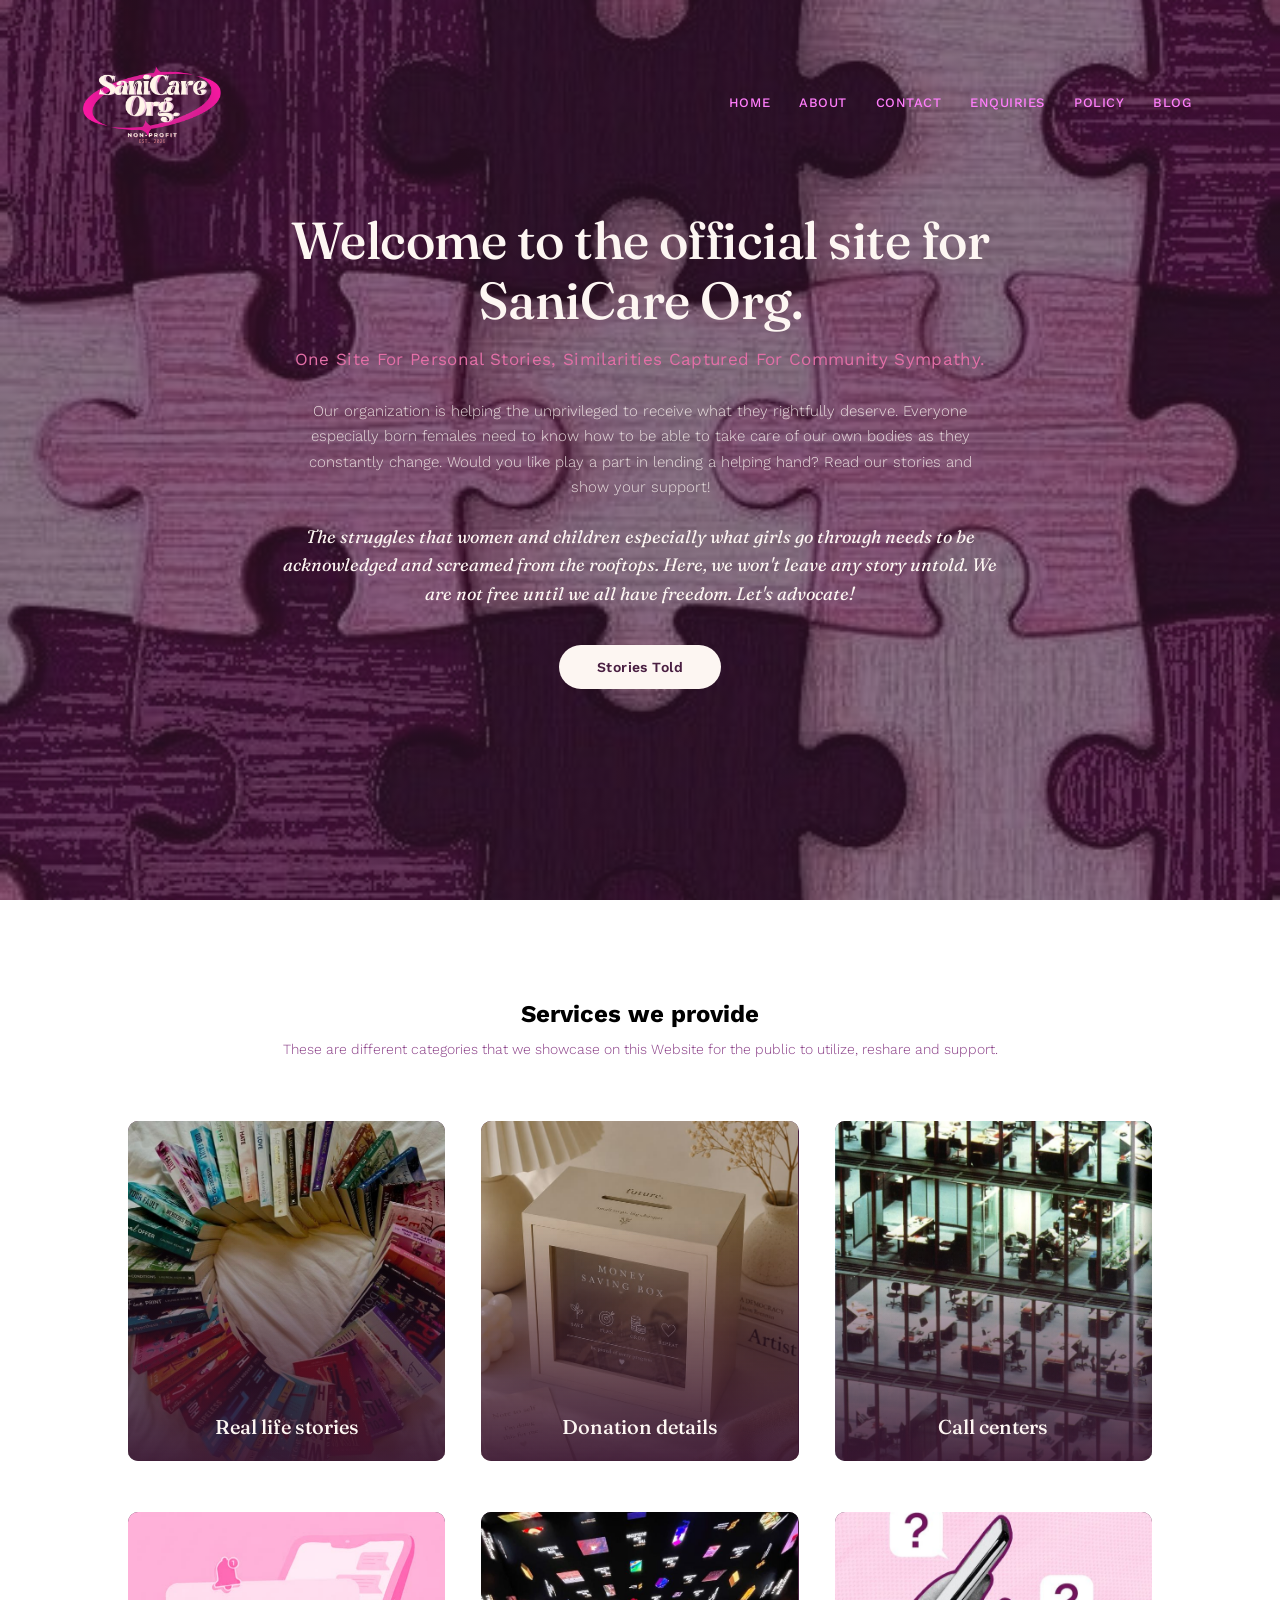
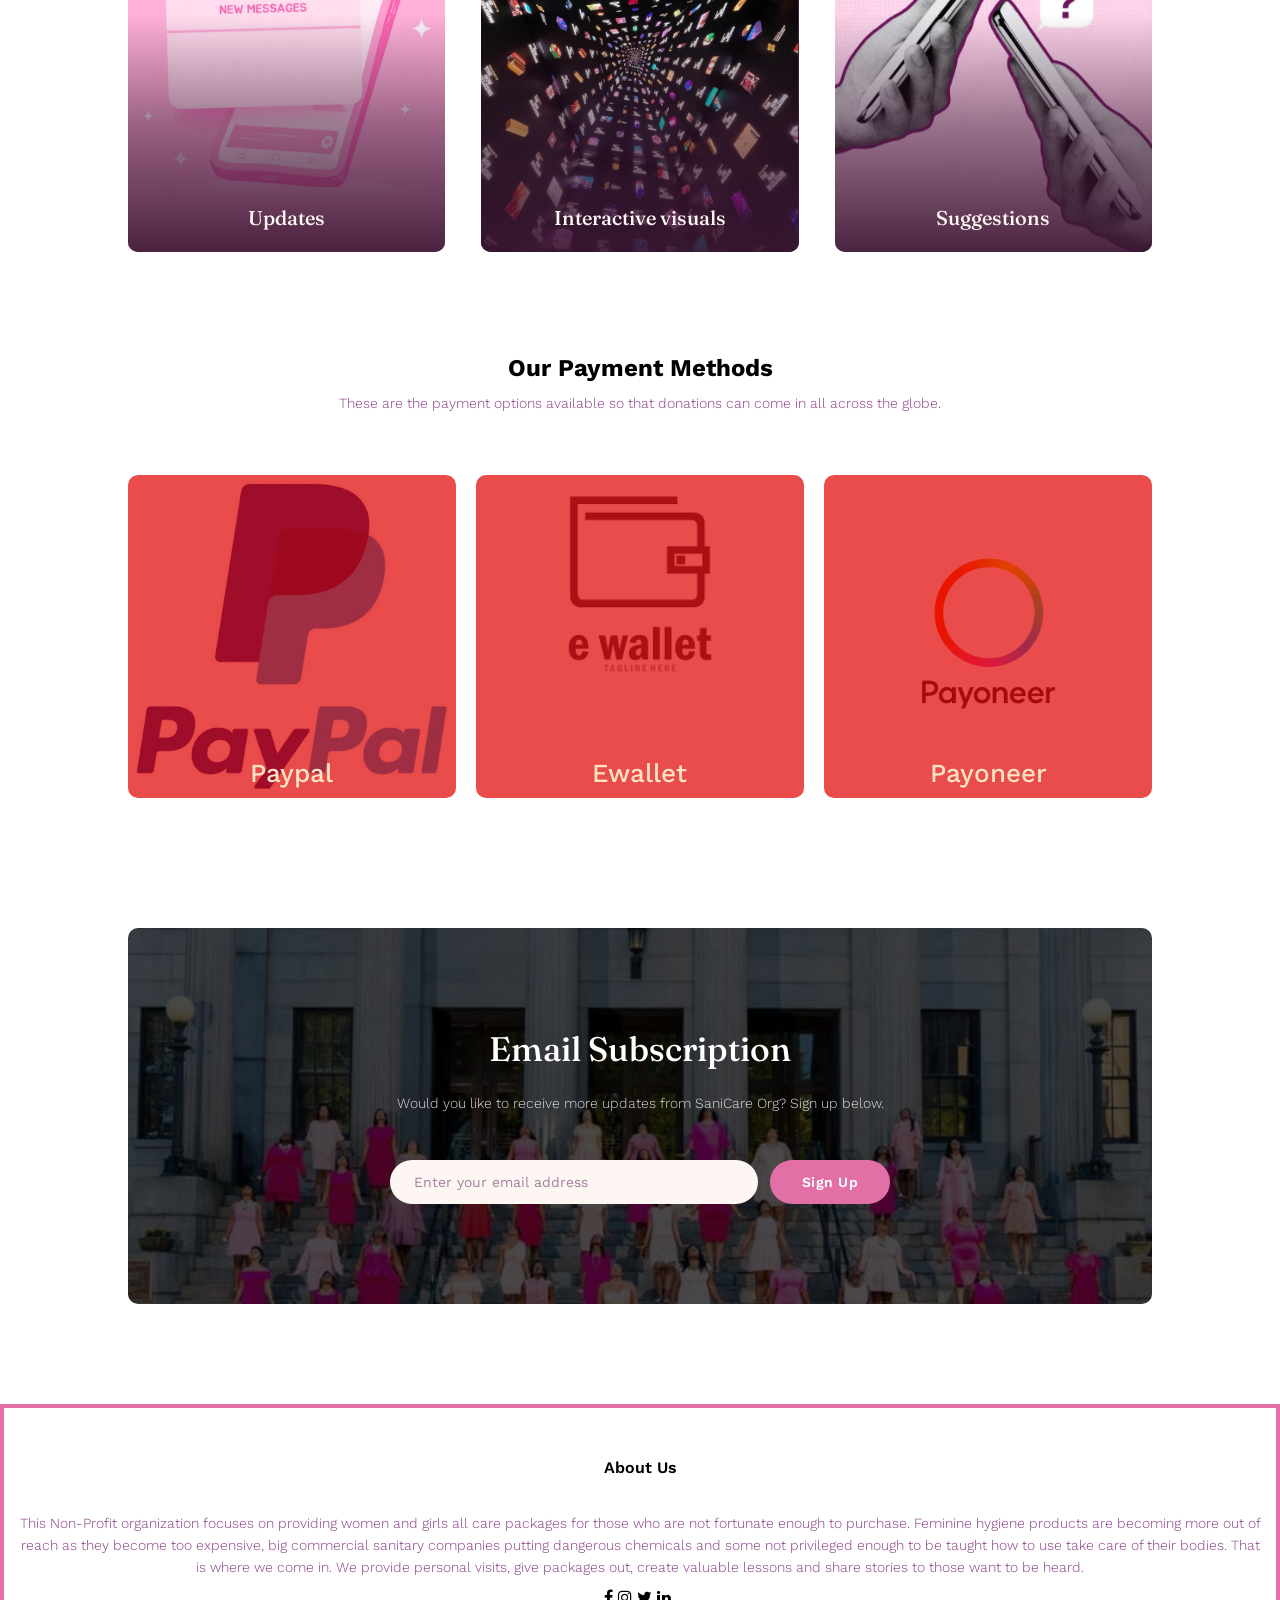
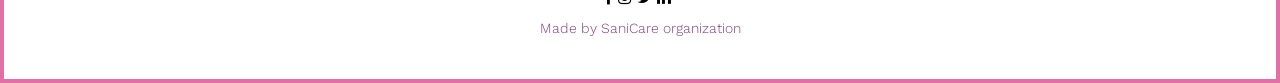
<file: index.html>
<!DOCTYPE html>
<html lang="en">
<head>
    <meta charset="UTF-8">
    <meta name="viewport" content="width=device-width, initial-scale=1.0">
    <title>SaniCare Organization</title>
    <link rel="stylesheet" href="css_file/style.css">
    <link rel="stylesheet" href="https://cdnjs.cloudflare.com/ajax/libs/font-awesome/4.7.0/css/font-awesome.min.css">
</head>
<body>
    <section class="header">
        <nav>
            <a href="index.html"><img src="_images/SaniCare Org Logo (1).png"></a>
            <div class="nav-links" id="navLinks">
                <i class="fa fa-times" onclick="hideMenu()"></i>
                <ul>
                    <li><a href="index.html">HOME</a></li>
                    <li><a href="about.html">ABOUT</a></li>
                    <li><a href="contact.html">CONTACT</a></li>
                    <li><a href="enquiries.html">ENQUIRIES</a></li>
                    <li><a href="policy.html">POLICY</a></li>
                    <li><a href="blog.html">BLOG</a></li>
                </ul>
            </div>
            <i class="fa fa-bars" onclick="showMenu()"></i>
        </nav>


        <div class="text-box">
            <h1>Welcome to the official site for SaniCare Org.</h1>
            <h2>One Site For Personal Stories, Similarities Captured For Community Sympathy.</h2>
            <p>Our organization is helping the unprivileged to receive what they rightfully deserve. Everyone especially born females need to know how to be able to take care of our own bodies as they constantly change. Would you like play a part in lending a helping hand? Read our stories and show your support!</p>
            <h4>The struggles that women and children especially what girls go through needs to be acknowledged and screamed from the rooftops. Here, we won't leave any story untold. We are not free until we all have freedom. Let's advocate!</h4>
            <a href="login.html" class="hero-btn">Stories Told</a>
        </div>

    </section>

    <!----- Brand ----->

    <section class="services">
        <h2>Services we provide</h2>
        <p>These are different categories that we showcase on this Website for the public to utilize, reshare and support.</p>

        <div class="row">
            <div class="services-col" tabindex="0">
                <img src="_images/Book heart.jpg" alt="A heart shaped ring of colourful books">
                <div class="services-layer">
                    <h3>Real life stories</h3>
                    <p>We share important details that includes location, time and date to show when the situation occured and the donations made to that particular event. However we keep the identity of people anonymous unless permitted.</p>
                </div>
            </div>

            <div class="services-col" tabindex="0">
                <img src="_images/Money box.jpg" alt="A wooden money saving box">
                <div class="services-layer">
                    <h3>Donation details</h3>
                    <p>This is where the real change comes in, everytime anyone has access and donates for our causes, automated updates with a few personal detail gets added to the fundraiser post.</p>
                </div>
            </div>

            <div class="services-col" tabindex="0">
                <img src="_images/Call center.jpg" alt="Office floors seen through a glass building">
                <div class="services-layer">
                    <h3>Call centers</h3>
                    <p>There are help centers where you can reach us to inform on a situation that is currently happening. On our side, we can make alerts which will declare an emergency that needs immediate attention.</p>
                </div>
            </div>

            <div class="services-col" tabindex="0">
                <img src="_images/Updates.jpg" alt="A phone showing a new messages notification">
                <div class="services-layer">
                    <h3>Updates</h3>
                    <p>When stories need their updates, we make them right here to clear the outcome after the event. It is important that we know that it has been received.</p>
                </div>
            </div>

            <div class="services-col" tabindex="0">
                <img src="_images/Visuals.jpg" alt="A tunnel of glowing screens">
                <div class="services-layer">
                    <h3>Interactive visuals</h3>
                    <p>We are open to allowing the community to be able to share their thoughts on posts as well as reviews and suggestions. A lot of exciting features to create a safe social place for all to share our hearts with our fellow ladies.</p>
                </div>
            </div>

            <div class="services-col" tabindex="0">
                <img src="_images/Suggestions.jpg" alt="Two hands holding phones with question marks">
                <div class="services-layer">
                    <h3>Suggestions</h3>
                    <p>If there are suggestions to make our online community better, we can bring in ideas and take affirmative action. We need more awareness and better ways to make it a whole lot easy and helpful.</p>
                </div>
            </div>
        </div>

    </section>

    <!----- Pay Methods ----->

    <section class="paymethods">
        <h2>Our Payment Methods</h2>
        <p>These are the payment options available so that donations can come in all across the globe.</p>

        <div class="row">
            <div class="paymethods-col">
                <img src="_images/Paypal icon.jpg">
                <div class="layer">
                    <h3>Paypal</h3>
                </div>
            </div>

            <div class="paymethods-col">
                <img src="_images/Ewallet icon.png">
                <div class="layer">
                    <h3>Ewallet</h3>
                </div>
            </div>

            <div class="paymethods-col">
                <img src="_images/Payoneer icon.png">
                <div class="layer">
                    <h3>Payoneer</h3>
                </div>
            </div>
        </div>

    </section>

    <section class="emailsubscription">
        <h2>Email Subscription</h2>
        <p>Would you like to receive more updates from SaniCare Org? Sign up below.</p>
        <form class="subscribe-form">
            <input type="email" class="subscribe-input" placeholder="Enter your email address" required>
            <button type="submit" class="subscribe-btn">Sign Up</button>
        </form>
    </section>

    <!----- Footer ----->

    <section class="footer">
        <h4>About Us</h4>
        <p>This Non-Profit organization focuses on providing women and girls all care packages for those who are not fortunate enough to purchase. Feminine hygiene products are becoming more out of reach as they become too expensive, big commercial sanitary companies putting dangerous chemicals and some not privileged enough to be taught how to use take care of their bodies. That is where we come in. We provide personal visits, give packages out, create valuable lessons and share stories to those want to be heard.</p>
        <div class="icons">
            <i class="fa fa-facebook"></i>
            <i class="fa fa-instagram"></i>
            <i class="fa fa-twitter"></i>
            <i class="fa fa-linkedin"></i>
            <i class="fa fa-tiktok"></i>
        </div>
        <p>Made by SaniCare organization</p>
    </section>

    <!---------- JavaScript for Toggle Menu ------------->
    <script>

        var navLinks = document.getElementById("navLinks");
        function showMenu(){
            navLinks.style.right = "0";
        }
        function hideMenu(){
            navLinks.style.right = "-200px";
        }

    </script>
    <script src="js_file/home.js"></script>
</body>

</html>
</file>
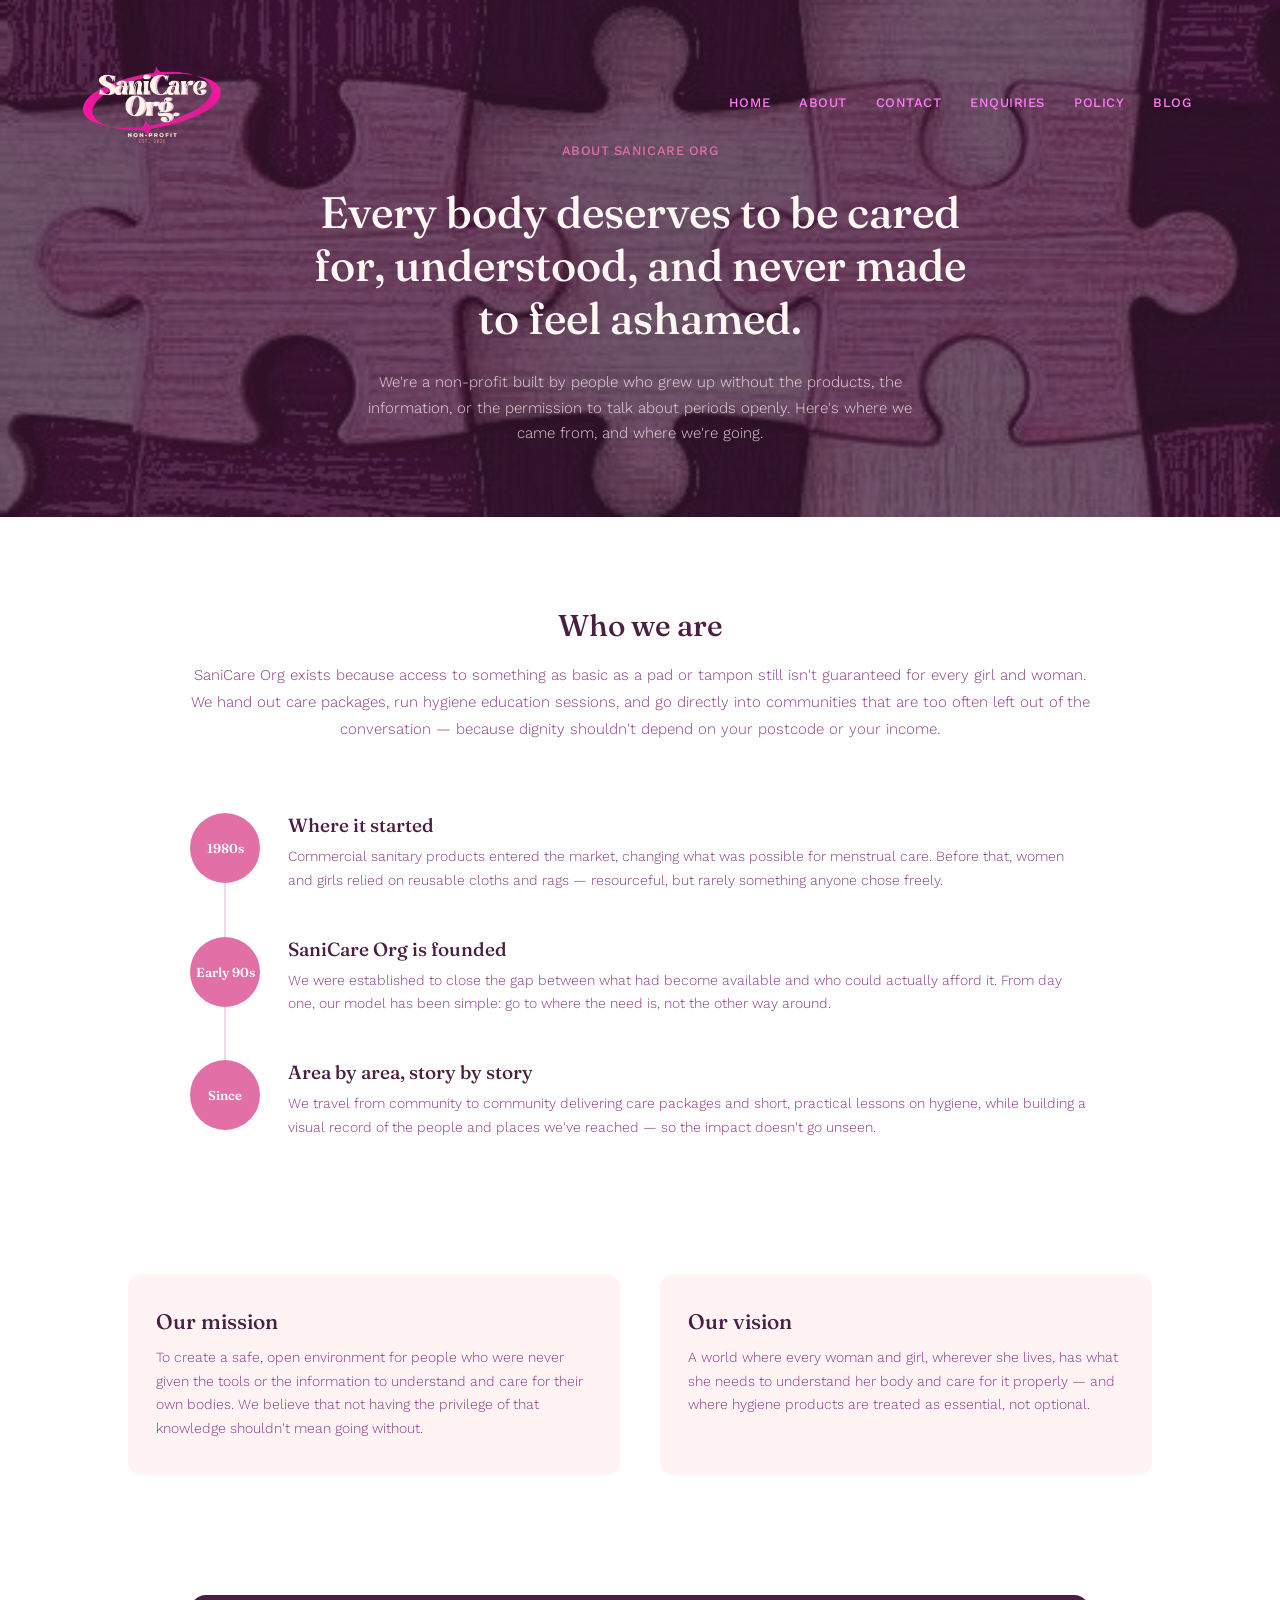
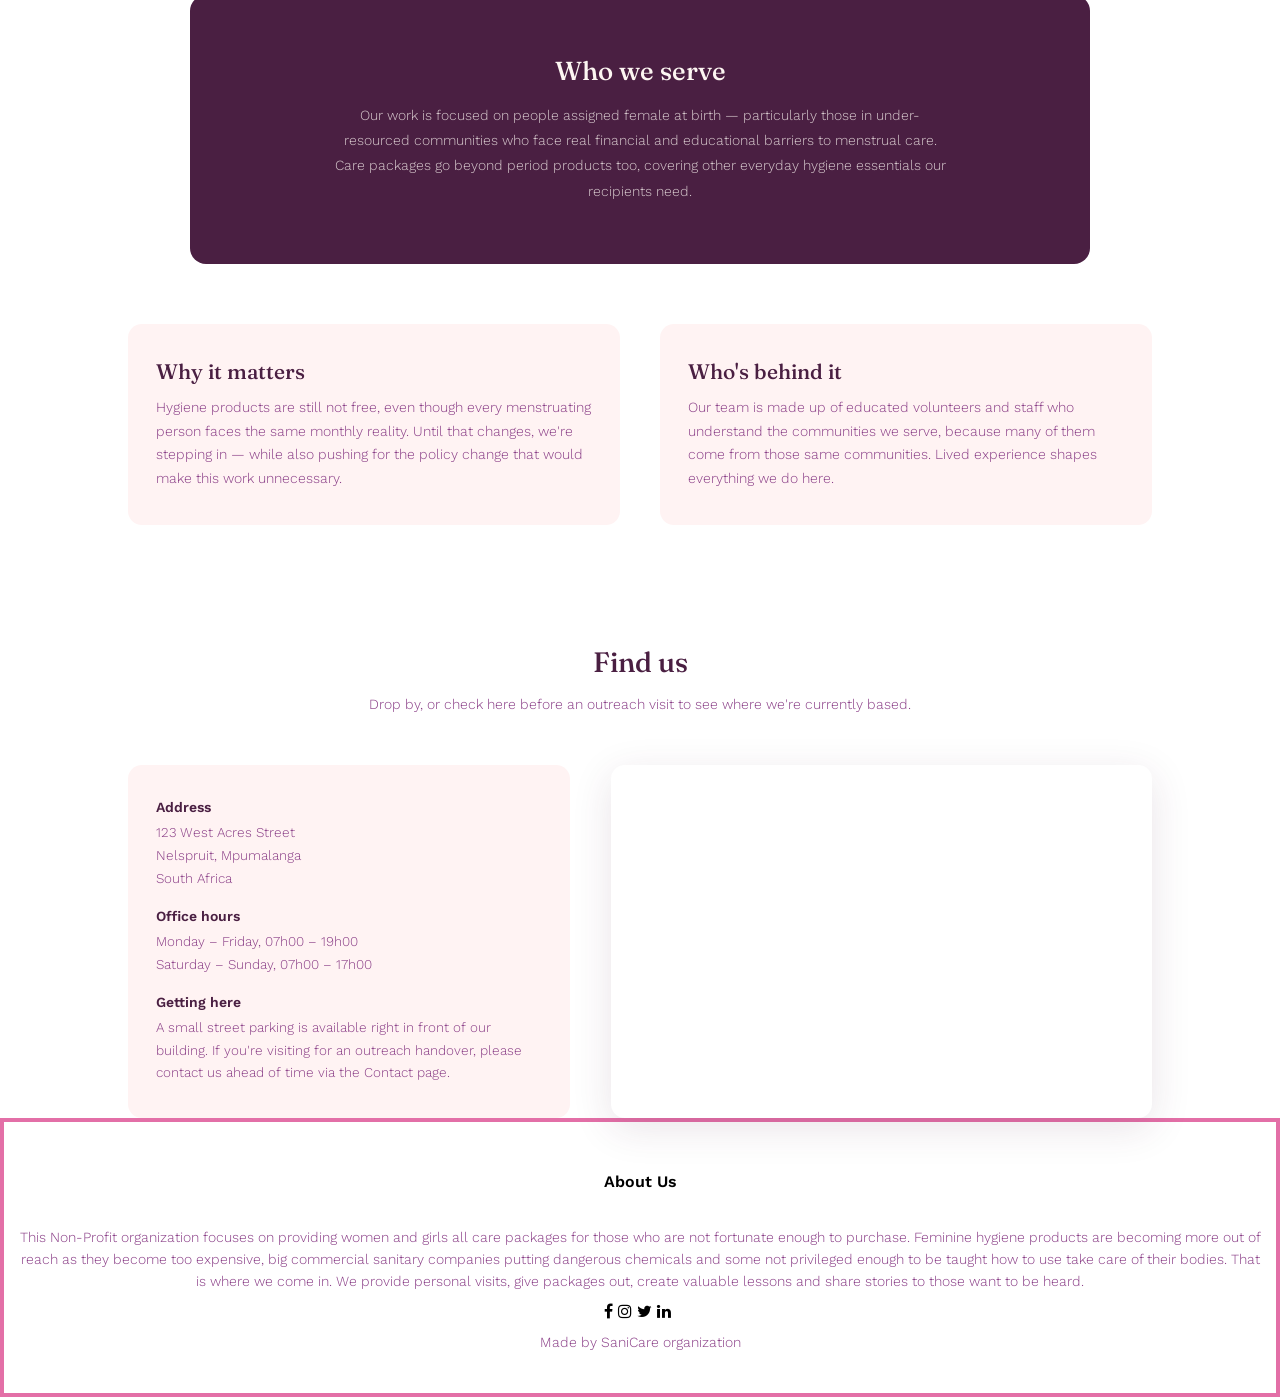
<file: about.html>
<!DOCTYPE html>
<html lang="en">
<head>
    <meta charset="UTF-8">
    <meta name="viewport" content="width=device-width, initial-scale=1.0">
    <title>About Us | SaniCare Organization</title>
    <link rel="stylesheet" href="css_file/style.css">
    <link rel="stylesheet" href="https://cdnjs.cloudflare.com/ajax/libs/font-awesome/4.7.0/css/font-awesome.min.css">
</head>
<body>

    <section class="page-hero">
        <nav>
            <a href="index.html"><img src="_images/SaniCare Org Logo (1).png"></a>
            <div class="nav-links" id="navLinks">
                <i class="fa fa-times" onclick="hideMenu()"></i>
                <ul>
                    <li><a href="index.html">HOME</a></li>
                    <li><a href="about.html">ABOUT</a></li>
                    <li><a href="contact.html">CONTACT</a></li>
                    <li><a href="enquiries.html">ENQUIRIES</a></li>
                    <li><a href="policy.html">POLICY</a></li>
                    <li><a href="blog.html">BLOG</a></li>
                </ul>
            </div>
            <i class="fa fa-bars" onclick="showMenu()"></i>
        </nav>
        <p class="crumb">ABOUT SANICARE ORG</p>
        <h1>Every body deserves to be cared for, understood, and never made to feel ashamed.</h1>
        <p>We're a non-profit built by people who grew up without the products, the information, or the permission to talk about periods openly. Here's where we came from, and where we're going.</p>
    </section>

    <section class="about-intro">
        <h2>Who we are</h2>
        <p>SaniCare Org exists because access to something as basic as a pad or tampon still isn't guaranteed for every girl and woman. We hand out care packages, run hygiene education sessions, and go directly into communities that are too often left out of the conversation &mdash; because dignity shouldn't depend on your postcode or your income.</p>
    </section>

    <div class="about-timeline">
        <div class="timeline-item">
            <div class="timeline-mark">1980s</div>
            <div class="timeline-text">
                <h4>Where it started</h4>
                <p>Commercial sanitary products entered the market, changing what was possible for menstrual care. Before that, women and girls relied on reusable cloths and rags &mdash; resourceful, but rarely something anyone chose freely.</p>
            </div>
        </div>
        <div class="timeline-item">
            <div class="timeline-mark">Early 90s</div>
            <div class="timeline-text">
                <h4>SaniCare Org is founded</h4>
                <p>We were established to close the gap between what had become available and who could actually afford it. From day one, our model has been simple: go to where the need is, not the other way around.</p>
            </div>
        </div>
        <div class="timeline-item">
            <div class="timeline-mark">Since</div>
            <div class="timeline-text">
                <h4>Area by area, story by story</h4>
                <p>We travel from community to community delivering care packages and short, practical lessons on hygiene, while building a visual record of the people and places we've reached &mdash; so the impact doesn't go unseen.</p>
            </div>
        </div>
    </div>

    <div class="about-grid">
        <div class="about-card">
            <h3>Our mission</h3>
            <p>To create a safe, open environment for people who were never given the tools or the information to understand and care for their own bodies. We believe that not having the privilege of that knowledge shouldn't mean going without.</p>
        </div>
        <div class="about-card">
            <h3>Our vision</h3>
            <p>A world where every woman and girl, wherever she lives, has what she needs to understand her body and care for it properly &mdash; and where hygiene products are treated as essential, not optional.</p>
        </div>
    </div>

    <div class="about-audience">
        <h2>Who we serve</h2>
        <p>Our work is focused on people assigned female at birth &mdash; particularly those in under-resourced communities who face real financial and educational barriers to menstrual care. Care packages go beyond period products too, covering other everyday hygiene essentials our recipients need.</p>
    </div>

    <div class="about-grid" style="margin-top: 60px;">
        <div class="about-card">
            <h3>Why it matters</h3>
            <p>Hygiene products are still not free, even though every menstruating person faces the same monthly reality. Until that changes, we're stepping in &mdash; while also pushing for the policy change that would make this work unnecessary.</p>
        </div>
        <div class="about-card">
            <h3>Who's behind it</h3>
            <p>Our team is made up of educated volunteers and staff who understand the communities we serve, because many of them come from those same communities. Lived experience shapes everything we do here.</p>
        </div>
    </div>

    <section class="about-location">
        <h2>Find us</h2>
        <p class="location-lead">Drop by, or check here before an outreach visit to see where we're currently based.</p>

        <div class="location-wrap">
            <div class="location-info">
                <h4>Address</h4>
                <p>
                123 West Acres Street<br>
                Nelspruit, Mpumalanga<br>
                South Africa</p>

                <h4>Office hours</h4>
                <p>Monday &ndash; Friday, 07h00 &ndash; 19h00
                <br>Saturday &ndash; Sunday, 07h00 &ndash; 17h00
                </p>

                <h4>Getting here</h4>
                <p>A small street parking is available right in front of our building. If you're visiting for an outreach handover, please contact us ahead of time via the Contact page.</p>
            </div>

            <div class="location-map">
                <iframe
                    src="https://maps.google.com/maps?q=Nelspruit,South+Africa&z=12&output=embed"
                    title="SaniCare Org Location Map"
                    loading="lazy"
                    referrerpolicy="no-referrer-when-downgrade">
                </iframe>
            </div>
        </div>
    </section>

    <section class="footer">
        <h4>About Us</h4>
        <p>This Non-Profit organization focuses on providing women and girls all care packages for those who are not fortunate enough to purchase. Feminine hygiene products are becoming more out of reach as they become too expensive, big commercial sanitary companies putting dangerous chemicals and some not privileged enough to be taught how to use take care of their bodies. That is where we come in. We provide personal visits, give packages out, create valuable lessons and share stories to those want to be heard.</p>
        <div class="icons">
            <i class="fa fa-facebook"></i>
            <i class="fa fa-instagram"></i>
            <i class="fa fa-twitter"></i>
            <i class="fa fa-linkedin"></i>
            <i class="fa fa-tiktok"></i>
        </div>
        <p>Made by SaniCare organization</p>
    </section>

    <script>
        var navLinks = document.getElementById("navLinks");
        function showMenu(){ navLinks.style.right = "0"; }
        function hideMenu(){ navLinks.style.right = "-200px"; }
    </script>
</body>
</html>
</file>
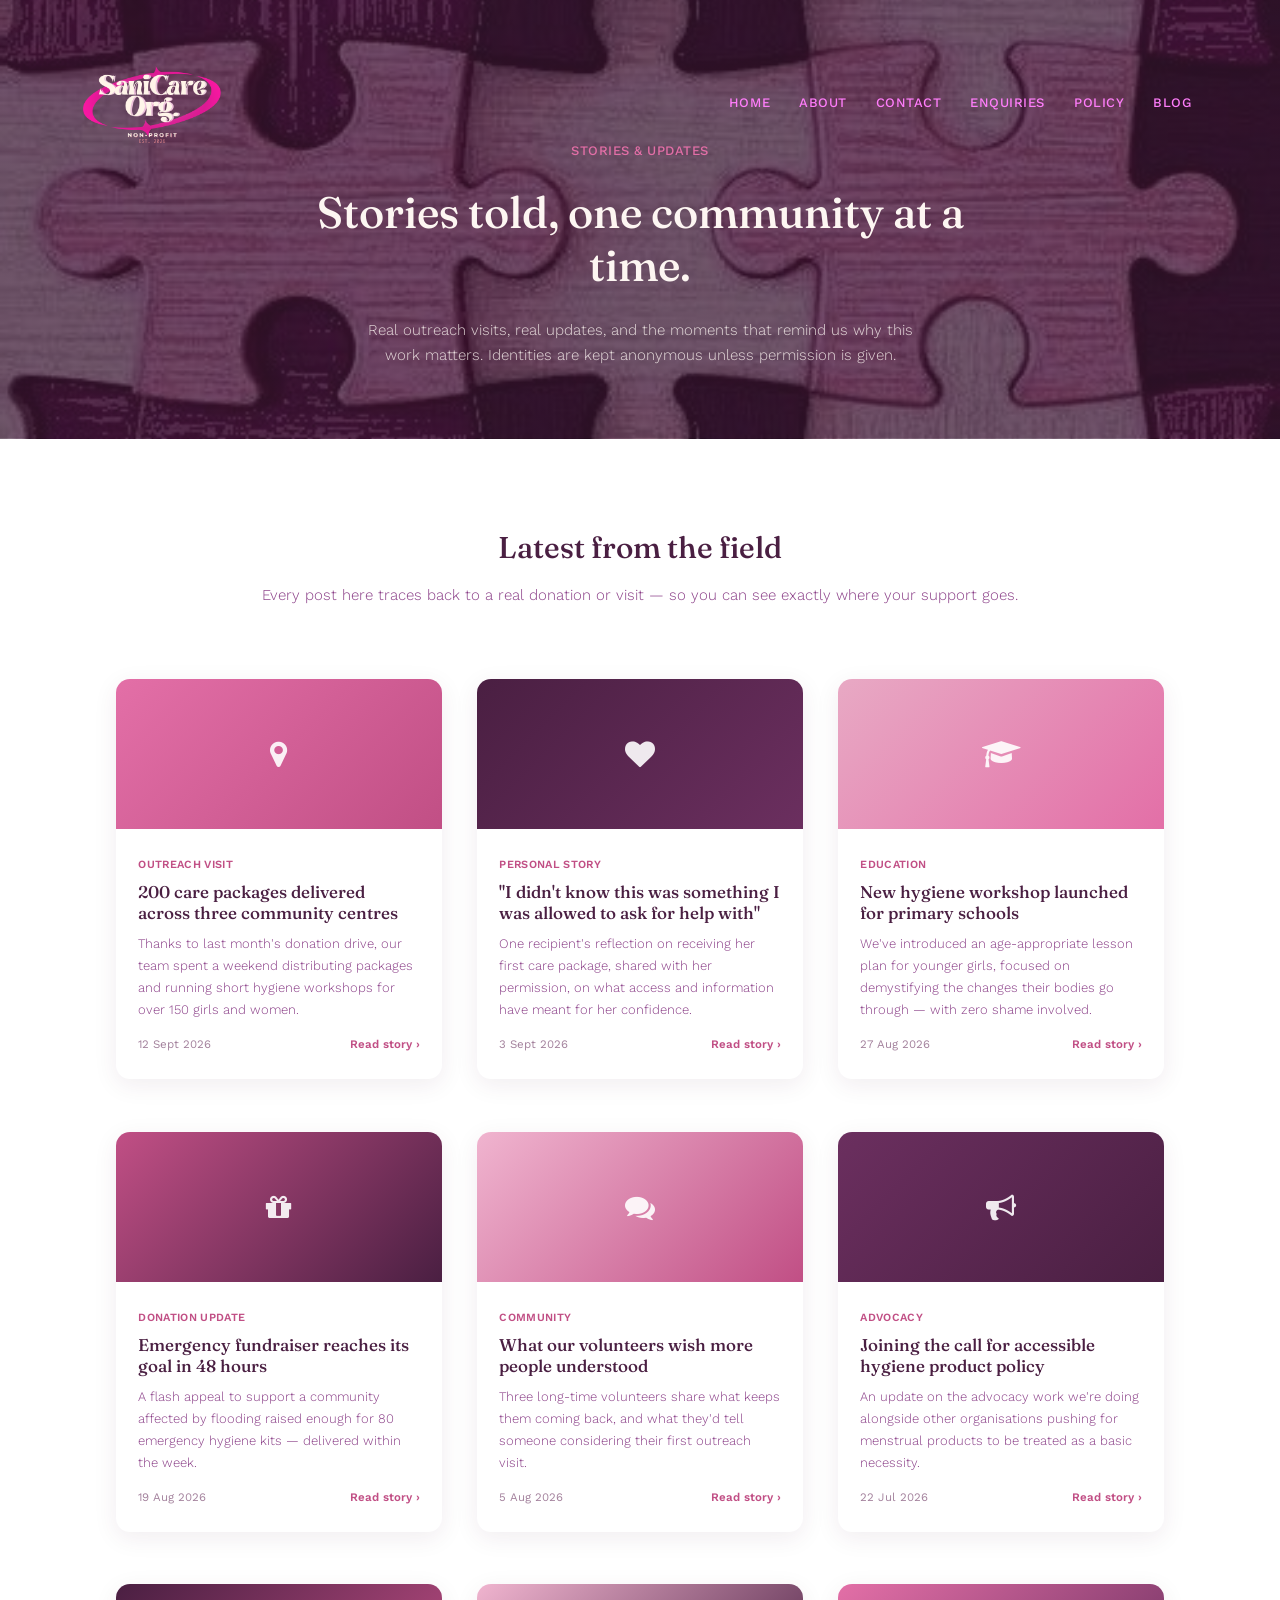
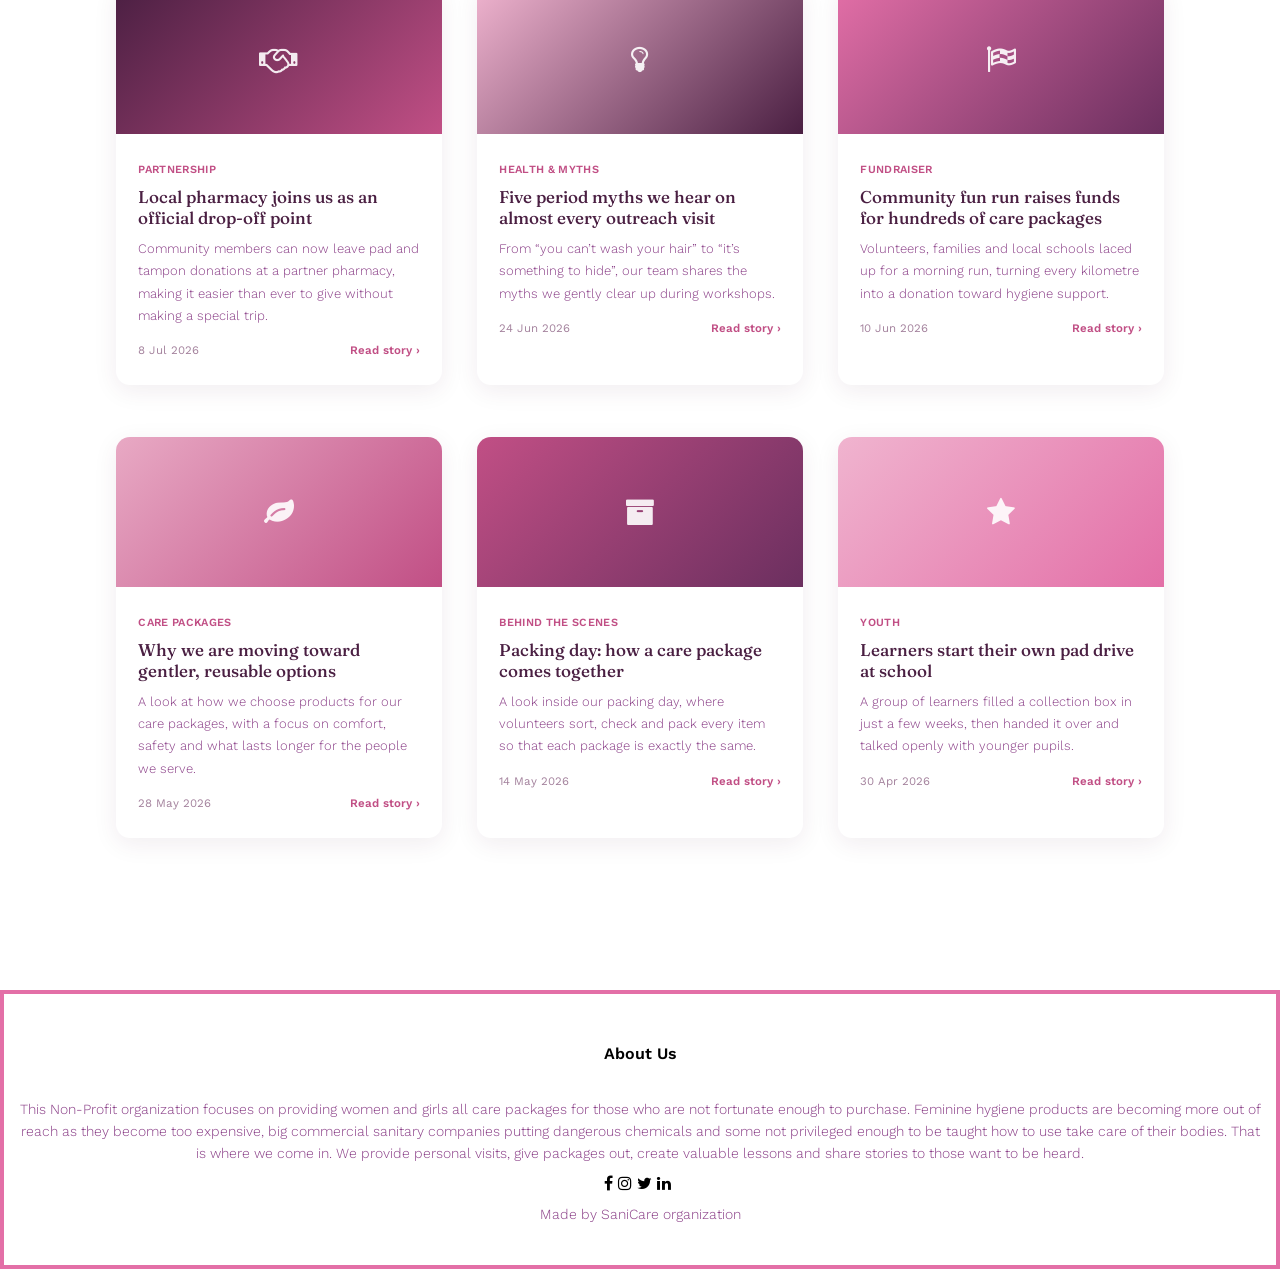
<file: blog.html>
<!DOCTYPE html>
<html lang="en">
<head>
    <meta charset="UTF-8">
    <meta name="viewport" content="width=device-width, initial-scale=1.0">
    <title>Blog | SaniCare Organization</title>
    <link rel="stylesheet" href="css_file/style.css">
    <link rel="stylesheet" href="https://cdnjs.cloudflare.com/ajax/libs/font-awesome/4.7.0/css/font-awesome.min.css">
</head>
<body>

    <section class="page-hero">
        <nav>
            <a href="index.html"><img src="_images/SaniCare Org Logo (1).png"></a>
            <div class="nav-links" id="navLinks">
                <i class="fa fa-times" onclick="hideMenu()"></i>
                <ul>
                    <li><a href="index.html">HOME</a></li>
                    <li><a href="about.html">ABOUT</a></li>
                    <li><a href="contact.html">CONTACT</a></li>
                    <li><a href="enquiries.html">ENQUIRIES</a></li>
                    <li><a href="policy.html">POLICY</a></li>
                    <li><a href="blog.html">BLOG</a></li>
                </ul>
            </div>
            <i class="fa fa-bars" onclick="showMenu()"></i>
        </nav>
        <p class="crumb">STORIES &amp; UPDATES</p>
        <h1>Stories told, one community at a time.</h1>
        <p>Real outreach visits, real updates, and the moments that remind us why this work matters. Identities are kept anonymous unless permission is given.</p>
    </section>

    <div class="blog-intro">
        <h2>Latest from the field</h2>
        <p>Every post here traces back to a real donation or visit &mdash; so you can see exactly where your support goes.</p>
    </div>

    <div class="blog-grid">
        <div class="blog-card">
            <div class="blog-thumb thumb-1"><i class="fa fa-map-marker"></i></div>
            <div class="blog-card-body">
                <span class="blog-tag">OUTREACH VISIT</span>
                <h3><a href="story.html?id=1">200 care packages delivered across three community centres</a></h3>
                <p>Thanks to last month's donation drive, our team spent a weekend distributing packages and running short hygiene workshops for over 150 girls and women.</p>
                <div class="blog-meta">
                    <span>12 Sept 2026</span>
                    <a href="story.html?id=1">Read story &rsaquo;</a>
                </div>
            </div>
        </div>

        <div class="blog-card">
            <div class="blog-thumb thumb-2"><i class="fa fa-heart"></i></div>
            <div class="blog-card-body">
                <span class="blog-tag">PERSONAL STORY</span>
                <h3><a href="story.html?id=2">"I didn't know this was something I was allowed to ask for help with"</a></h3>
                <p>One recipient's reflection on receiving her first care package, shared with her permission, on what access and information have meant for her confidence.</p>
                <div class="blog-meta">
                    <span>3 Sept 2026</span>
                    <a href="story.html?id=2">Read story &rsaquo;</a>
                </div>
            </div>
        </div>

        <div class="blog-card">
            <div class="blog-thumb thumb-3"><i class="fa fa-graduation-cap"></i></div>
            <div class="blog-card-body">
                <span class="blog-tag">EDUCATION</span>
                <h3><a href="story.html?id=3">New hygiene workshop launched for primary schools</a></h3>
                <p>We've introduced an age-appropriate lesson plan for younger girls, focused on demystifying the changes their bodies go through &mdash; with zero shame involved.</p>
                <div class="blog-meta">
                    <span>27 Aug 2026</span>
                    <a href="story.html?id=3">Read story &rsaquo;</a>
                </div>
            </div>
        </div>

        <div class="blog-card">
            <div class="blog-thumb thumb-4"><i class="fa fa-gift"></i></div>
            <div class="blog-card-body">
                <span class="blog-tag">DONATION UPDATE</span>
                <h3><a href="story.html?id=4">Emergency fundraiser reaches its goal in 48 hours</a></h3>
                <p>A flash appeal to support a community affected by flooding raised enough for 80 emergency hygiene kits &mdash; delivered within the week.</p>
                <div class="blog-meta">
                    <span>19 Aug 2026</span>
                    <a href="story.html?id=4">Read story &rsaquo;</a>
                </div>
            </div>
        </div>

        <div class="blog-card">
            <div class="blog-thumb thumb-5"><i class="fa fa-comments"></i></div>
            <div class="blog-card-body">
                <span class="blog-tag">COMMUNITY</span>
                <h3><a href="story.html?id=5">What our volunteers wish more people understood</a></h3>
                <p>Three long-time volunteers share what keeps them coming back, and what they'd tell someone considering their first outreach visit.</p>
                <div class="blog-meta">
                    <span>5 Aug 2026</span>
                    <a href="story.html?id=5">Read story &rsaquo;</a>
                </div>
            </div>
        </div>

        <div class="blog-card">
            <div class="blog-thumb thumb-6"><i class="fa fa-bullhorn"></i></div>
            <div class="blog-card-body">
                <span class="blog-tag">ADVOCACY</span>
                <h3><a href="story.html?id=6">Joining the call for accessible hygiene product policy</a></h3>
                <p>An update on the advocacy work we're doing alongside other organisations pushing for menstrual products to be treated as a basic necessity.</p>
                <div class="blog-meta">
                    <span>22 Jul 2026</span>
                    <a href="story.html?id=6">Read story &rsaquo;</a>
                </div>
            </div>
        </div>

        <div class="blog-card">
            <div class="blog-thumb thumb-7"><i class="fa fa-handshake-o"></i></div>
            <div class="blog-card-body">
                <span class="blog-tag">PARTNERSHIP</span>
                <h3><a href="story.html?id=7">Local pharmacy joins us as an official drop-off point</a></h3>
                <p>Community members can now leave pad and tampon donations at a partner pharmacy, making it easier than ever to give without making a special trip.</p>
                <div class="blog-meta">
                    <span>8 Jul 2026</span>
                    <a href="story.html?id=7">Read story &rsaquo;</a>
                </div>
            </div>
        </div>

        <div class="blog-card">
            <div class="blog-thumb thumb-8"><i class="fa fa-lightbulb-o"></i></div>
            <div class="blog-card-body">
                <span class="blog-tag">HEALTH &amp; MYTHS</span>
                <h3><a href="story.html?id=8">Five period myths we hear on almost every outreach visit</a></h3>
                <p>From &ldquo;you can&rsquo;t wash your hair&rdquo; to &ldquo;it&rsquo;s something to hide&rdquo;, our team shares the myths we gently clear up during workshops.</p>
                <div class="blog-meta">
                    <span>24 Jun 2026</span>
                    <a href="story.html?id=8">Read story &rsaquo;</a>
                </div>
            </div>
        </div>

        <div class="blog-card">
            <div class="blog-thumb thumb-9"><i class="fa fa-flag-checkered"></i></div>
            <div class="blog-card-body">
                <span class="blog-tag">FUNDRAISER</span>
                <h3><a href="story.html?id=9">Community fun run raises funds for hundreds of care packages</a></h3>
                <p>Volunteers, families and local schools laced up for a morning run, turning every kilometre into a donation toward hygiene support.</p>
                <div class="blog-meta">
                    <span>10 Jun 2026</span>
                    <a href="story.html?id=9">Read story &rsaquo;</a>
                </div>
            </div>
        </div>

        <div class="blog-card">
            <div class="blog-thumb thumb-10"><i class="fa fa-leaf"></i></div>
            <div class="blog-card-body">
                <span class="blog-tag">CARE PACKAGES</span>
                <h3><a href="story.html?id=10">Why we are moving toward gentler, reusable options</a></h3>
                <p>A look at how we choose products for our care packages, with a focus on comfort, safety and what lasts longer for the people we serve.</p>
                <div class="blog-meta">
                    <span>28 May 2026</span>
                    <a href="story.html?id=10">Read story &rsaquo;</a>
                </div>
            </div>
        </div>

        <div class="blog-card">
            <div class="blog-thumb thumb-11"><i class="fa fa-archive"></i></div>
            <div class="blog-card-body">
                <span class="blog-tag">BEHIND THE SCENES</span>
                <h3><a href="story.html?id=11">Packing day: how a care package comes together</a></h3>
                <p>A look inside our packing day, where volunteers sort, check and pack every item so that each package is exactly the same.</p>
                <div class="blog-meta">
                    <span>14 May 2026</span>
                    <a href="story.html?id=11">Read story &rsaquo;</a>
                </div>
            </div>
        </div>

        <div class="blog-card">
            <div class="blog-thumb thumb-12"><i class="fa fa-star"></i></div>
            <div class="blog-card-body">
                <span class="blog-tag">YOUTH</span>
                <h3><a href="story.html?id=12">Learners start their own pad drive at school</a></h3>
                <p>A group of learners filled a collection box in just a few weeks, then handed it over and talked openly with younger pupils.</p>
                <div class="blog-meta">
                    <span>30 Apr 2026</span>
                    <a href="story.html?id=12">Read story &rsaquo;</a>
                </div>
            </div>
        </div>
    </div>

    <section class="footer">
        <h4>About Us</h4>
        <p>This Non-Profit organization focuses on providing women and girls all care packages for those who are not fortunate enough to purchase. Feminine hygiene products are becoming more out of reach as they become too expensive, big commercial sanitary companies putting dangerous chemicals and some not privileged enough to be taught how to use take care of their bodies. That is where we come in. We provide personal visits, give packages out, create valuable lessons and share stories to those want to be heard.</p>
        <div class="icons">
            <i class="fa fa-facebook"></i>
            <i class="fa fa-instagram"></i>
            <i class="fa fa-twitter"></i>
            <i class="fa fa-linkedin"></i>
            <i class="fa fa-tiktok"></i>
        </div>
        <p>Made by SaniCare organization</p>
    </section>

    <script>
        var navLinks = document.getElementById("navLinks");
        function showMenu(){ navLinks.style.right = "0"; }
        function hideMenu(){ navLinks.style.right = "-200px"; }
    </script>
</body>
</html>
</file>
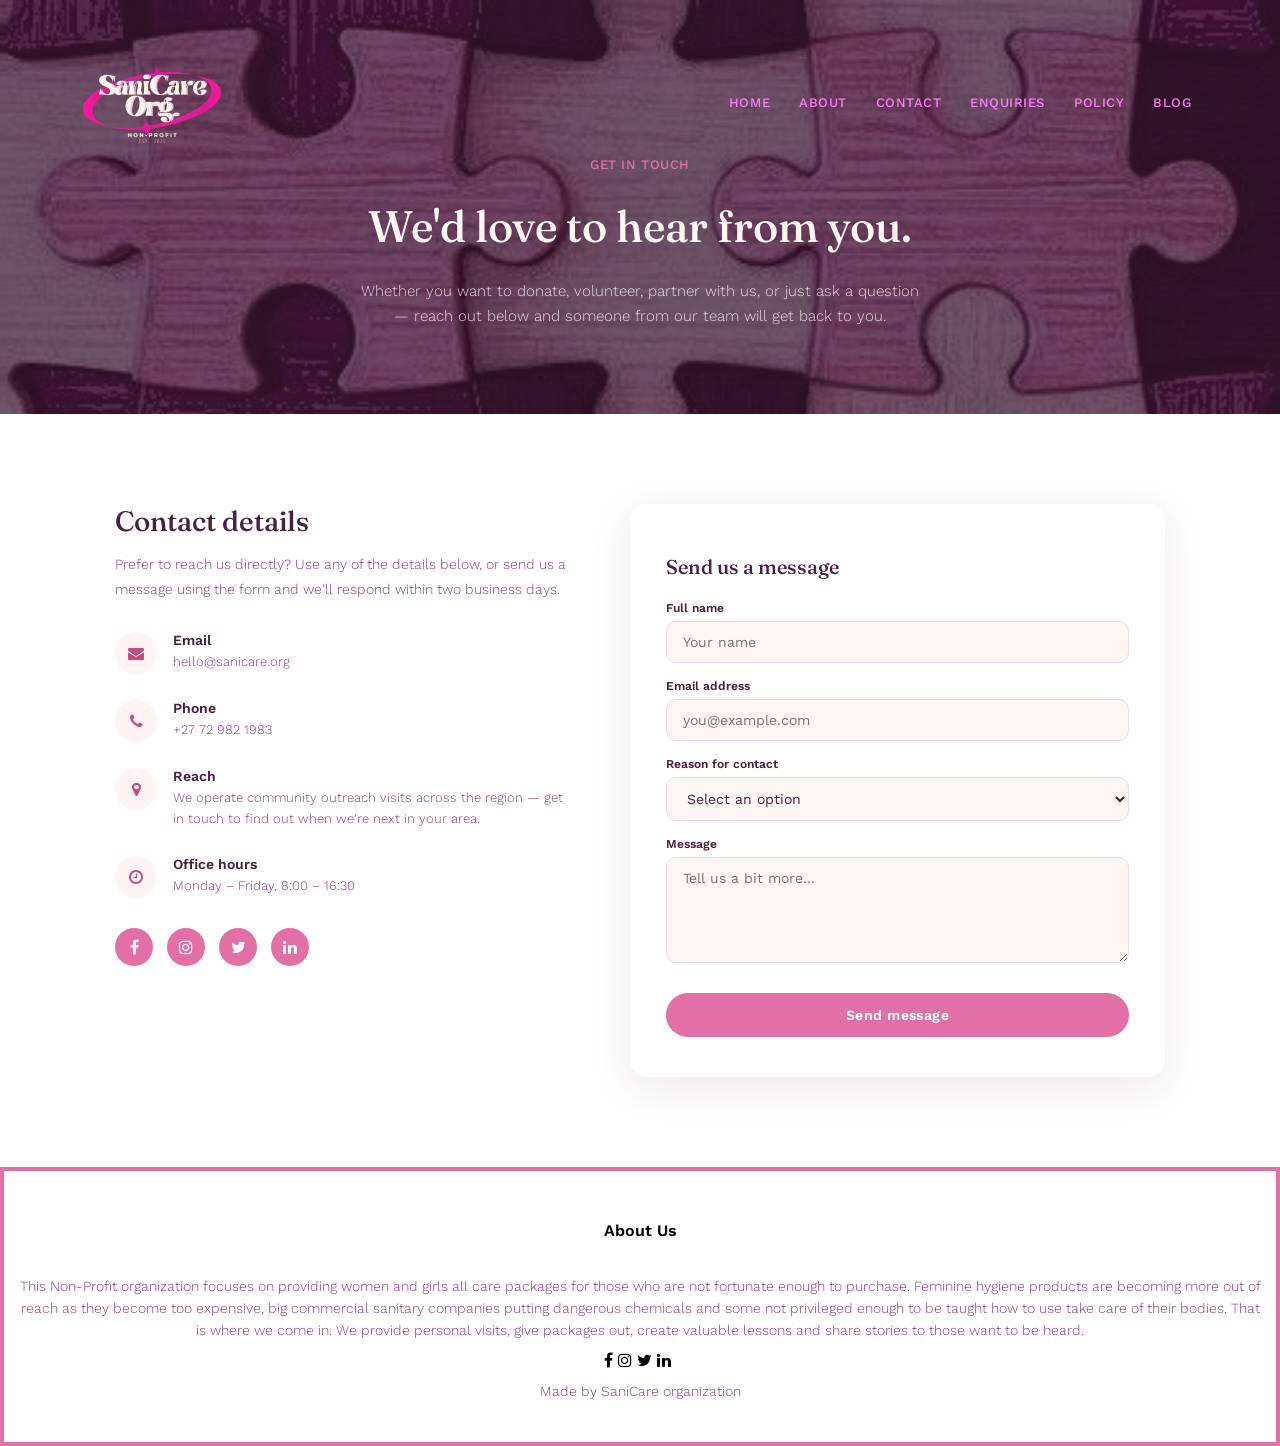
<file: contact.html>
<!DOCTYPE html>
<html lang="en">
<head>
    <meta charset="UTF-8">
    <meta name="viewport" content="width=device-width, initial-scale=1.0">

    <title>Contact | SaniCare Organization</title>

    <meta name="description"
          content="Contact SaniCare Organization to ask questions, volunteer, donate or discuss partnerships supporting women and girls.">

    <link rel="stylesheet" href="css_file/style.css">
    <link rel="stylesheet"
          href="https://cdnjs.cloudflare.com/ajax/libs/font-awesome/4.7.0/css/font-awesome.min.css">
</head>

<body>

    <section class="page-hero">

        <nav>
            <a href="index.html">
                <img src="_images/SaniCare Org Logo (1).png"
                     alt="SaniCare Organization Logo">
            </a>

            <div class="nav-links" id="navLinks">
                <i class="fa fa-times" onclick="hideMenu()"></i>

                <ul>
                    <li><a href="index.html">HOME</a></li>
                    <li><a href="about.html">ABOUT</a></li>
                    <li><a href="contact.html">CONTACT</a></li>
                    <li><a href="enquiries.html">ENQUIRIES</a></li>
                    <li><a href="policy.html">POLICY</a></li>
                    <li><a href="blog.html">BLOG</a></li>
                </ul>
            </div>

            <i class="fa fa-bars" onclick="showMenu()"></i>
        </nav>

        <p class="crumb">GET IN TOUCH</p>

        <h1>We'd love to hear from you.</h1>

        <p>
            Whether you want to donate, volunteer, partner with us,
            or just ask a question — reach out below and someone
            from our team will get back to you.
        </p>

    </section>


    <div class="contact-wrap">

        <div class="contact-info">

            <h2>Contact details</h2>

            <p>
                Prefer to reach us directly? Use any of the details below,
                or send us a message using the form and we'll respond
                within two business days.
            </p>

            <div class="contact-detail">
                <i class="fa fa-envelope"></i>

                <div>
                    <h4>Email</h4>
                    <p>
                        <a href="mailto:hello@sanicare.org">
                            hello@sanicare.org
                        </a>
                    </p>
                </div>
            </div>

            <div class="contact-detail">
                <i class="fa fa-phone"></i>

                <div>
                    <h4>Phone</h4>
                    <p>
                        <a href="tel:+27729821983">
                            +27 72 982 1983
                        </a>
                    </p>
                </div>
            </div>

            <div class="contact-detail">
                <i class="fa fa-map-marker"></i>

                <div>
                    <h4>Reach</h4>
                    <p>
                        We operate community outreach visits across
                        the region — get in touch to find out when
                        we're next in your area.
                    </p>
                </div>
            </div>

            <div class="contact-detail">
                <i class="fa fa-clock-o"></i>

                <div>
                    <h4>Office hours</h4>
                    <p>Monday – Friday, 8:00 – 16:30</p>
                </div>
            </div>

            <div class="contact-social">
                <i class="fa fa-facebook"></i>
                <i class="fa fa-instagram"></i>
                <i class="fa fa-twitter"></i>
                <i class="fa fa-linkedin"></i>
            </div>

        </div>


        <div class="contact-form-card">

            <h3>Send us a message</h3>

            <!-- Netlify contact form -->
            <form name="contact"
                  method="POST"
                  data-netlify="true"
                  netlify-honeypot="bot-field"
                  class="contact-form">

                <input type="hidden"
                       name="form-name"
                       value="contact">

                <p hidden>
                    <label>
                        Do not fill this out:
                        <input name="bot-field">
                    </label>
                </p>

                <label for="c-name">Full name</label>

                <input type="text"
                       id="c-name"
                       name="name"
                       placeholder="Your name"
                       minlength="2"
                       maxlength="80"
                       autocomplete="name"
                       required>


                <label for="c-email">Email address</label>

                <input type="email"
                       id="c-email"
                       name="email"
                       placeholder="you@example.com"
                       autocomplete="email"
                       required>


                <label for="c-reason">Reason for contact</label>

                <select id="c-reason"
                        name="reason"
                        required>

                    <option value="" disabled selected>
                        Select an option
                    </option>

                    <option value="Donation">
                        I'd like to donate
                    </option>

                    <option value="Volunteering">
                        I'd like to volunteer
                    </option>

                    <option value="Partnership">
                        Partnership / media enquiry
                    </option>

                    <option value="General question">
                        General question
                    </option>

                </select>


                <label for="c-message">Message</label>

                <textarea id="c-message"
                          name="message"
                          rows="5"
                          minlength="10"
                          maxlength="2000"
                          placeholder="Tell us a bit more..."
                          required></textarea>


                <button type="submit" class="contact-submit">
                    Send message
                </button>

            </form>

        </div>

    </div>


    <section class="footer">

        <h4>About Us</h4>

        <p>
            This Non-Profit organization focuses on providing women
            and girls all care packages for those who are not fortunate
            enough to purchase. Feminine hygiene products are becoming
            more out of reach as they become too expensive, big commercial
            sanitary companies putting dangerous chemicals and some not
            privileged enough to be taught how to use take care of their
            bodies. That is where we come in. We provide personal visits,
            give packages out, create valuable lessons and share stories
            to those want to be heard.
        </p>

        <div class="icons">
            <i class="fa fa-facebook"></i>
            <i class="fa fa-instagram"></i>
            <i class="fa fa-twitter"></i>
            <i class="fa fa-linkedin"></i>
            <i class="fa fa-tiktok"></i>
        </div>

        <p>Made by SaniCare organization</p>

    </section>


    <script>
        var navLinks = document.getElementById("navLinks");

        function showMenu() {
            navLinks.style.right = "0";
        }

        function hideMenu() {
            navLinks.style.right = "-200px";
        }
    </script>

</body>
</html>
</file>
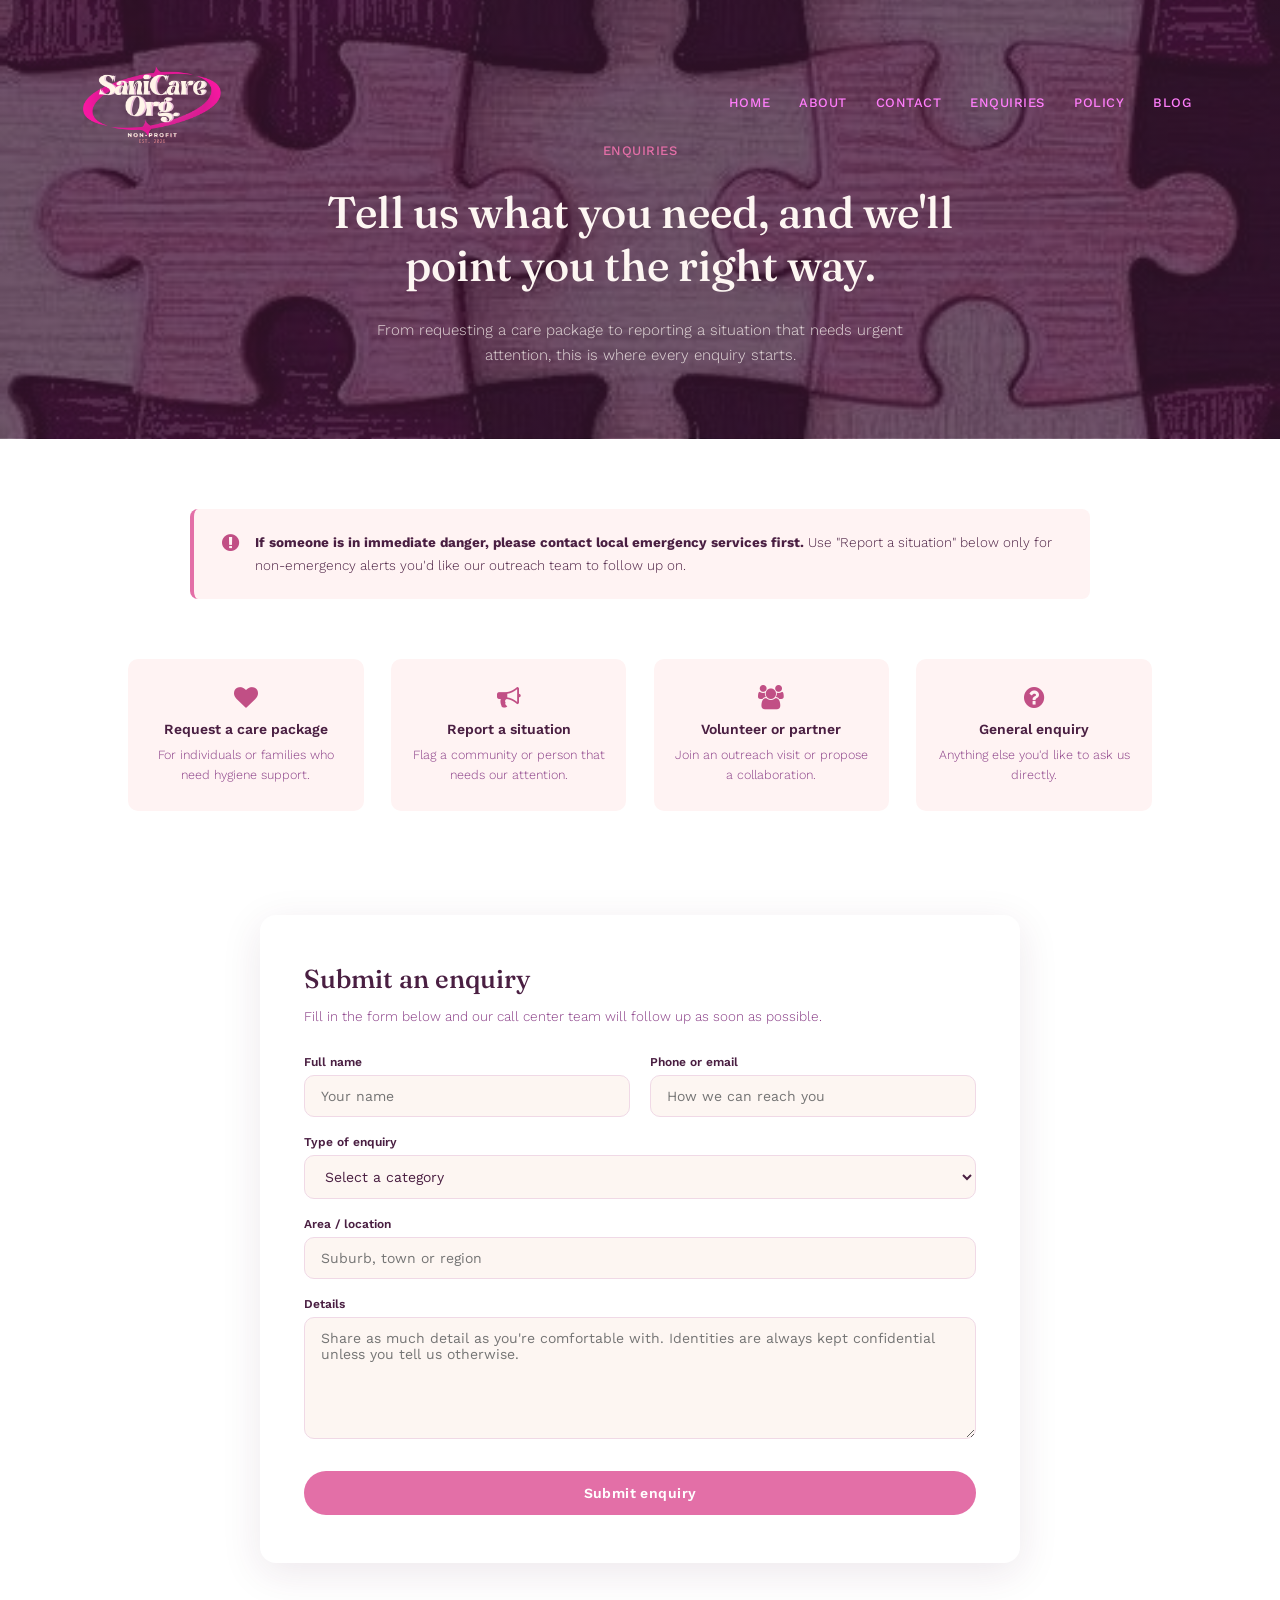
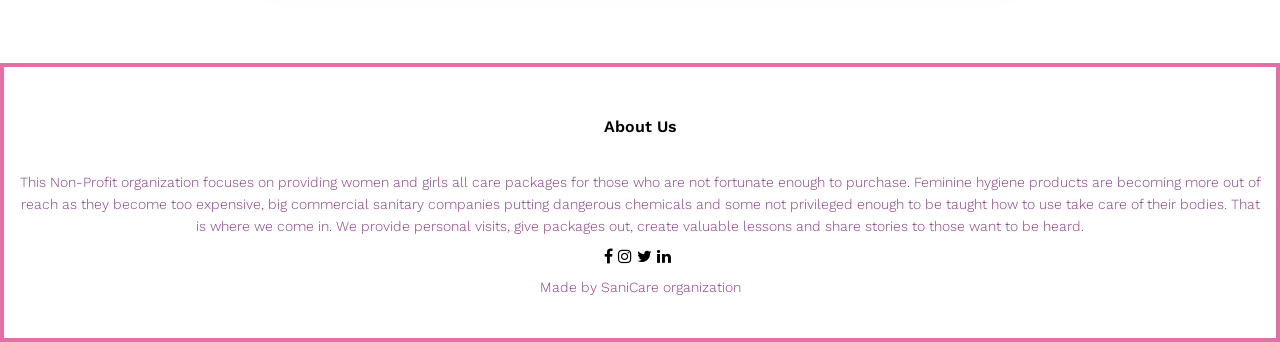
<file: enquiries.html>
<!DOCTYPE html>
<html lang="en">
<head>
    <meta charset="UTF-8">
    <meta name="viewport" content="width=device-width, initial-scale=1.0">

    <title>Enquiries | SaniCare Organization</title>

    <meta name="description"
          content="Submit an enquiry to SaniCare Organization about care packages, community support, volunteering and partnerships.">

    <link rel="stylesheet" href="css_file/style.css">
    <link rel="stylesheet"
          href="https://cdnjs.cloudflare.com/ajax/libs/font-awesome/4.7.0/css/font-awesome.min.css">
</head>

<body>

    <section class="page-hero">

        <nav>
            <a href="index.html">
                <img src="_images/SaniCare Org Logo (1).png"
                     alt="SaniCare Organization Logo">
            </a>

            <div class="nav-links" id="navLinks">
                <i class="fa fa-times" onclick="hideMenu()"></i>

                <ul>
                    <li><a href="index.html">HOME</a></li>
                    <li><a href="about.html">ABOUT</a></li>
                    <li><a href="contact.html">CONTACT</a></li>
                    <li><a href="enquiries.html">ENQUIRIES</a></li>
                    <li><a href="policy.html">POLICY</a></li>
                    <li><a href="blog.html">BLOG</a></li>
                </ul>
            </div>

            <i class="fa fa-bars" onclick="showMenu()"></i>
        </nav>

        <p class="crumb">ENQUIRIES</p>

        <h1>Tell us what you need, and we'll point you the right way.</h1>

        <p>
            From requesting a care package to reporting a situation
            that needs urgent attention, this is where every enquiry starts.
        </p>

    </section>


    <div class="enquiry-alert">

        <i class="fa fa-exclamation-circle"></i>

        <p>
            <strong>
                If someone is in immediate danger, please contact
                local emergency services first.
            </strong>

            Use "Report a situation" below only for non-emergency
            alerts you'd like our outreach team to follow up on.
        </p>

    </div>


    <div class="enquiry-categories">

        <div class="enquiry-cat">
            <i class="fa fa-heart"></i>
            <h4>Request a care package</h4>
            <p>For individuals or families who need hygiene support.</p>
        </div>

        <div class="enquiry-cat">
            <i class="fa fa-bullhorn"></i>
            <h4>Report a situation</h4>
            <p>Flag a community or person that needs our attention.</p>
        </div>

        <div class="enquiry-cat">
            <i class="fa fa-users"></i>
            <h4>Volunteer or partner</h4>
            <p>Join an outreach visit or propose a collaboration.</p>
        </div>

        <div class="enquiry-cat">
            <i class="fa fa-question-circle"></i>
            <h4>General enquiry</h4>
            <p>Anything else you'd like to ask us directly.</p>
        </div>

    </div>


    <div class="enquiry-form-section">

        <h2>Submit an enquiry</h2>

        <p>
            Fill in the form below and our call center team
            will follow up as soon as possible.
        </p>


        <!-- Netlify enquiries form -->
        <form name="enquiries"
              method="POST"
              data-netlify="true"
              netlify-honeypot="bot-field">

            <input type="hidden"
                   name="form-name"
                   value="enquiries">

            <p hidden>
                <label>
                    Do not fill this out:
                    <input name="bot-field">
                </label>
            </p>


            <div class="enquiry-row">

                <div>
                    <label for="e-name">Full name</label>

                    <input type="text"
                           id="e-name"
                           name="name"
                           placeholder="Your name"
                           minlength="2"
                           maxlength="80"
                           autocomplete="name"
                           required>
                </div>


                <div>
                    <label for="e-contact">Phone or email</label>

                    <input type="text"
                           id="e-contact"
                           name="contact_details"
                           placeholder="How we can reach you"
                           autocomplete="email"
                           required>
                </div>

            </div>


            <label for="e-type">Type of enquiry</label>

            <select id="e-type"
                    name="enquiry_type"
                    required>

                <option value="" disabled selected>
                    Select a category
                </option>

                <option value="Care package request">
                    Request a care package
                </option>

                <option value="Report a situation">
                    Report a situation
                </option>

                <option value="Volunteer or partner">
                    Volunteer or partner
                </option>

                <option value="General enquiry">
                    General enquiry
                </option>

            </select>


            <label for="e-location">Area / location</label>

            <input type="text"
                   id="e-location"
                   name="location"
                   placeholder="Suburb, town or region"
                   maxlength="120">


            <label for="e-details">Details</label>

            <textarea id="e-details"
                      name="enquiry_details"
                      rows="6"
                      minlength="20"
                      maxlength="3000"
                      placeholder="Share as much detail as you're comfortable with. Identities are always kept confidential unless you tell us otherwise."
                      required></textarea>


            <button type="submit" class="enquiry-submit">
                Submit enquiry
            </button>

        </form>

    </div>


    <section class="footer">

        <h4>About Us</h4>

        <p>
            This Non-Profit organization focuses on providing women
            and girls all care packages for those who are not fortunate
            enough to purchase. Feminine hygiene products are becoming
            more out of reach as they become too expensive, big commercial
            sanitary companies putting dangerous chemicals and some not
            privileged enough to be taught how to use take care of their
            bodies. That is where we come in. We provide personal visits,
            give packages out, create valuable lessons and share stories
            to those want to be heard.
        </p>

        <div class="icons">
            <i class="fa fa-facebook"></i>
            <i class="fa fa-instagram"></i>
            <i class="fa fa-twitter"></i>
            <i class="fa fa-linkedin"></i>
            <i class="fa fa-tiktok"></i>
        </div>

        <p>Made by SaniCare organization</p>

    </section>


    <script>
        var navLinks = document.getElementById("navLinks");

        function showMenu() {
            navLinks.style.right = "0";
        }

        function hideMenu() {
            navLinks.style.right = "-200px";
        }
    </script>

</body>
</html>
</file>
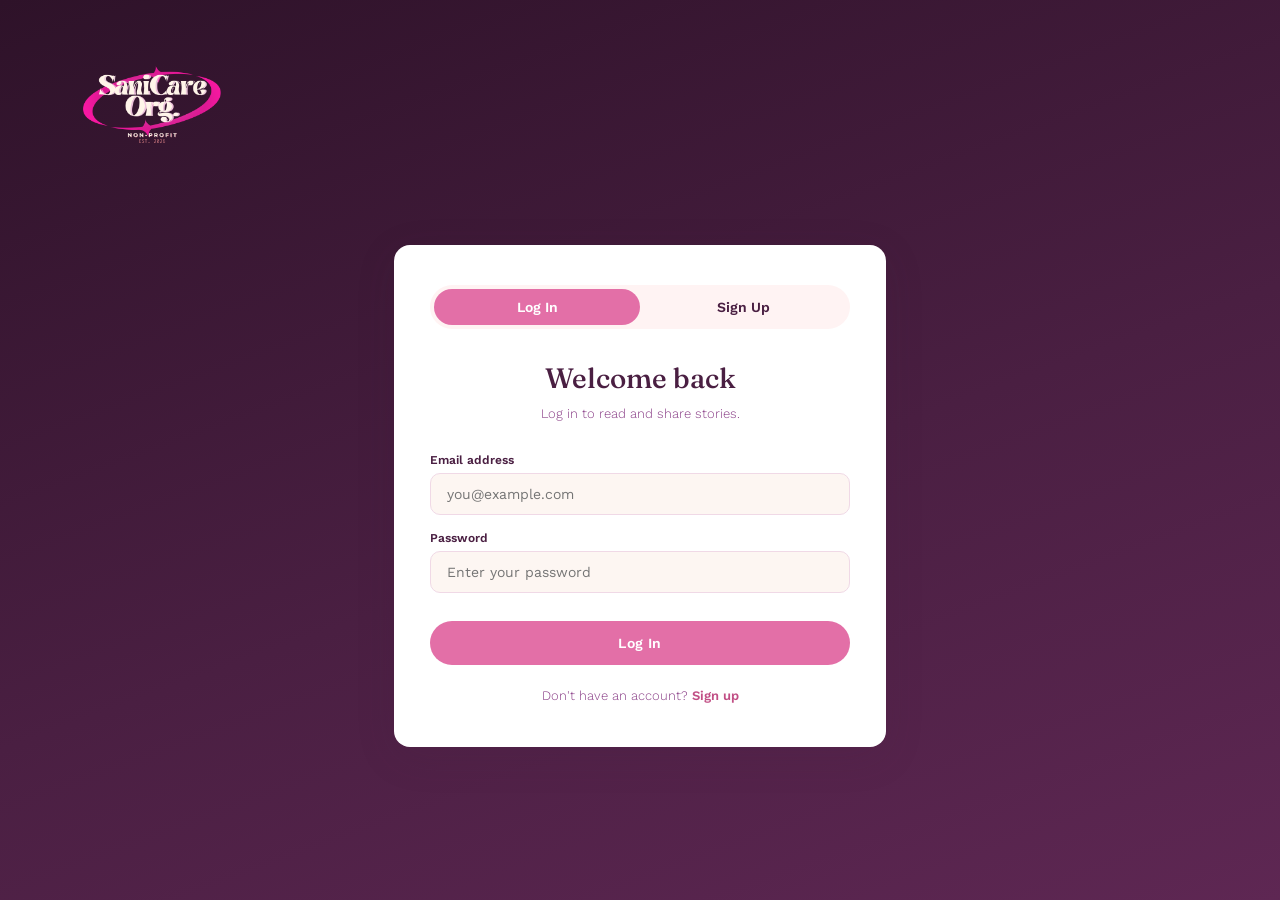
<file: login.html>
<!DOCTYPE html>
<html lang="en">
<head>
    <meta charset="UTF-8">
    <meta name="viewport" content="width=device-width, initial-scale=1.0">
    <title>Login / Sign Up — SaniCare Organization</title>
    <link rel="stylesheet" href="css_file/style.css">
    <link rel="stylesheet" href="https://cdnjs.cloudflare.com/ajax/libs/font-awesome/4.7.0/css/font-awesome.min.css">
</head>
<body>

    <section class="auth-page">
        <nav>
            <a href="index.html"><img src="_images/SaniCare Org Logo (1).png"></a>
        </nav>

        <div class="auth-wrap">
            <div class="auth-card">

                <div class="auth-tabs">
                    <button type="button" class="auth-tab active" id="loginTab" onclick="showLogin()">Log In</button>
                    <button type="button" class="auth-tab" id="signupTab" onclick="showSignup()">Sign Up</button>
                </div>

                <!-- Login form -->
                <form class="auth-form" id="loginForm">
                    <h2>Welcome back</h2>
                    <p class="auth-subtext">Log in to read and share stories.</p>

                    <label for="loginEmail">Email address</label>
                    <input type="email" id="loginEmail" placeholder="you@example.com" required>

                    <label for="loginPassword">Password</label>
                    <input type="password" id="loginPassword" placeholder="Enter your password" required>

                    <button type="submit" class="auth-submit">Log In</button>
                    <p class="auth-switch">Don't have an account? <a href="#" onclick="showSignup(); return false;">Sign up</a></p>
                </form>

                <!-- Signup form -->
                <form class="auth-form" id="signupForm" style="display:none;">
                    <h2>Join SaniCare</h2>
                    <p class="auth-subtext">Create an account to share and follow stories.</p>

                    <label for="signupName">Full name</label>
                    <input type="text" id="signupName" placeholder="Your name" required>

                    <label for="signupEmail">Email address</label>
                    <input type="email" id="signupEmail" placeholder="you@example.com" required>

                    <label for="signupPassword">Password</label>
                    <input type="password" id="signupPassword" placeholder="Create a password" required>

                    <label for="signupConfirm">Confirm password</label>
                    <input type="password" id="signupConfirm" placeholder="Re-enter your password" required>

                    <button type="submit" class="auth-submit">Sign Up</button>
                    <p class="auth-switch">Already have an account? <a href="#" onclick="showLogin(); return false;">Log in</a></p>
                </form>

            </div>
        </div>
    </section>

    <script>
        function showLogin(){
            document.getElementById("loginForm").style.display = "block";
            document.getElementById("signupForm").style.display = "none";
            document.getElementById("loginTab").classList.add("active");
            document.getElementById("signupTab").classList.remove("active");
        }
        function showSignup(){
            document.getElementById("loginForm").style.display = "none";
            document.getElementById("signupForm").style.display = "block";
            document.getElementById("signupTab").classList.add("active");
            document.getElementById("loginTab").classList.remove("active");
        }

        document.getElementById("loginForm").addEventListener("submit", function(e){
            e.preventDefault();
            alert("Login form submitted — connect this to your backend to actually sign users in.");
        });
        document.getElementById("signupForm").addEventListener("submit", function(e){
            e.preventDefault();
            alert("Sign up form submitted — connect this to your backend to actually create accounts.");
        });
    </script>
</body>
</html>
</file>
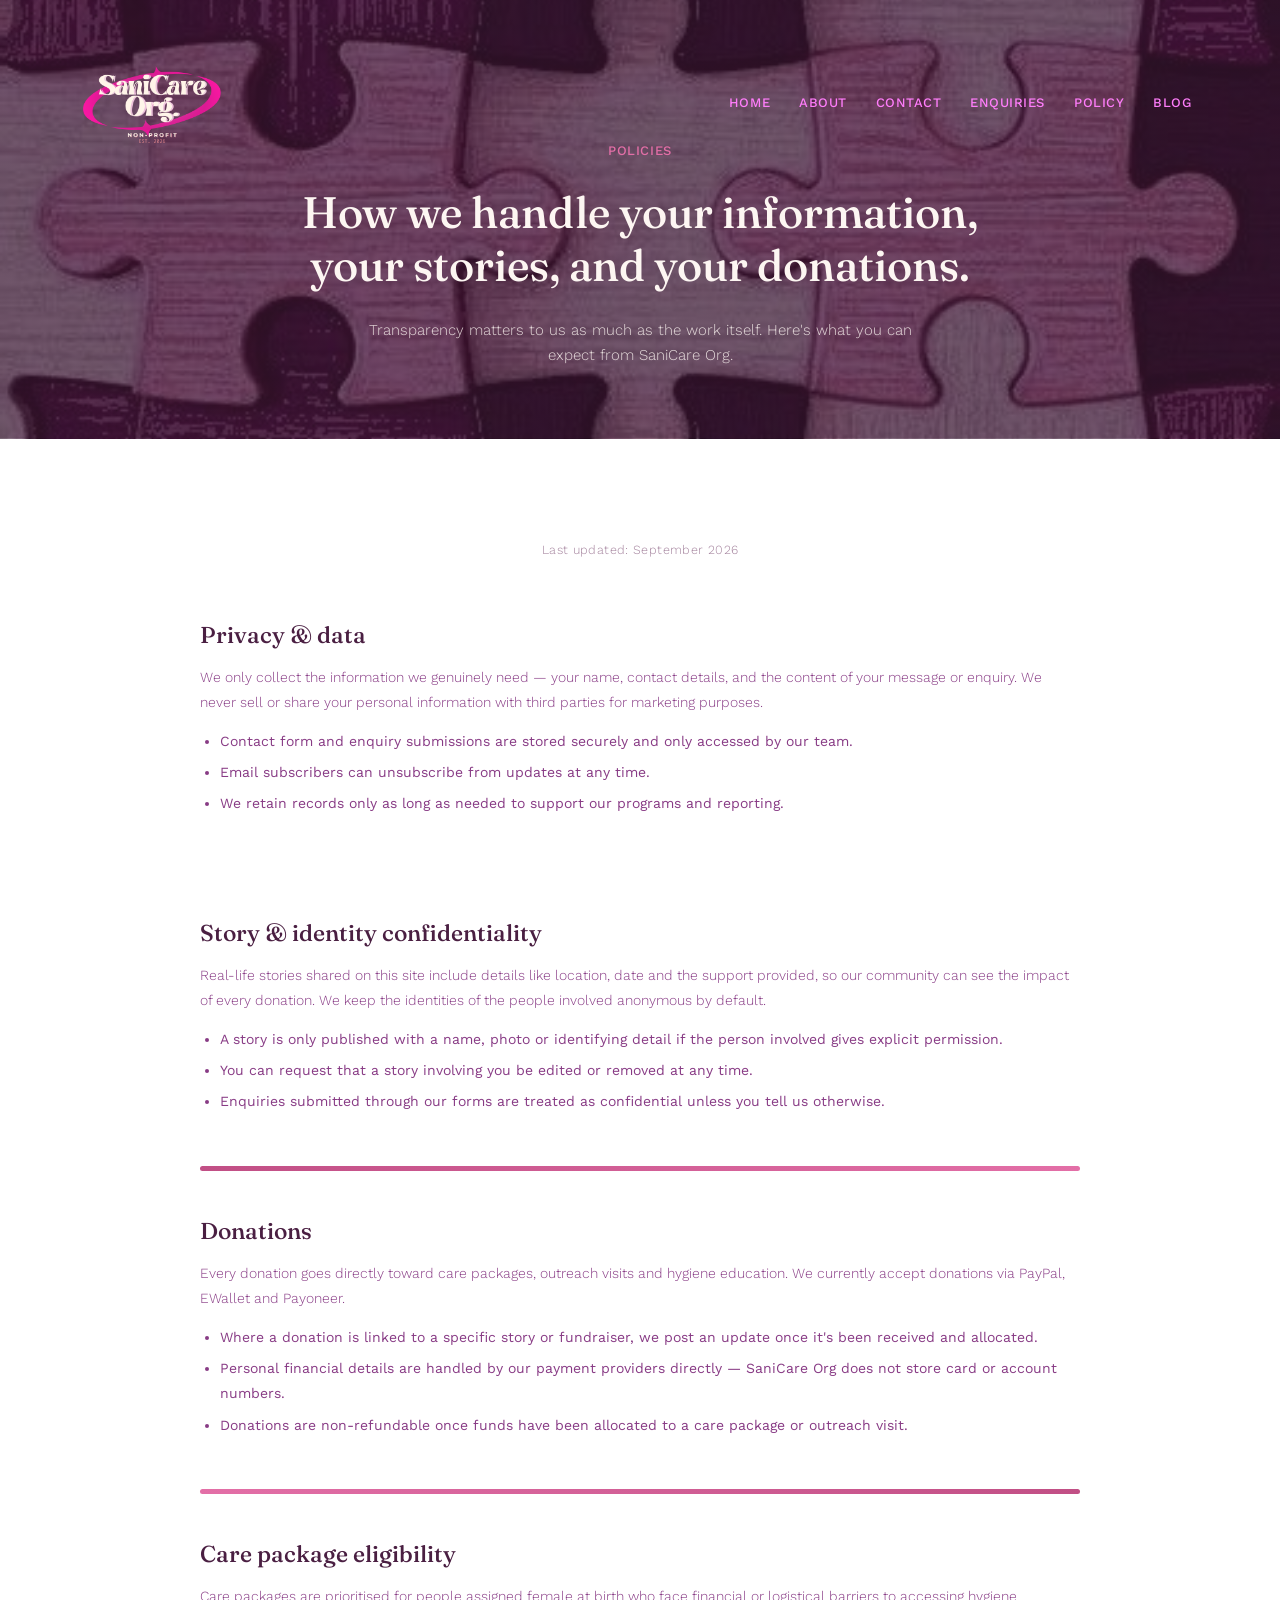
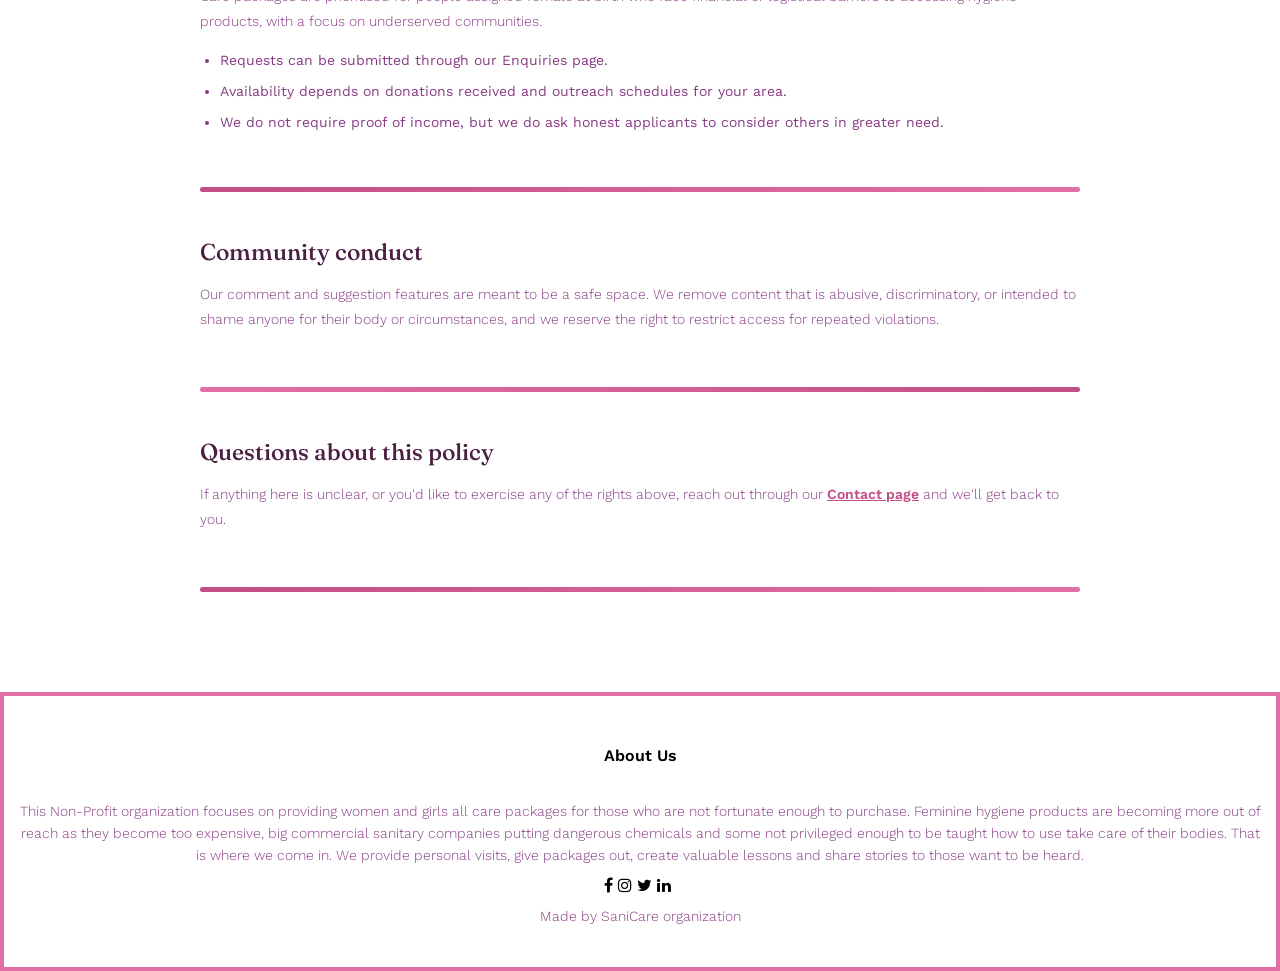
<file: policy.html>
<!DOCTYPE html>
<html lang="en">
<head>
    <meta charset="UTF-8">
    <meta name="viewport" content="width=device-width, initial-scale=1.0">
    <title>Policy | SaniCare Organization</title>
    <link rel="stylesheet" href="css_file/style.css">
    <link rel="stylesheet" href="https://cdnjs.cloudflare.com/ajax/libs/font-awesome/4.7.0/css/font-awesome.min.css">
</head>
<body>

    <section class="page-hero">
        <nav>
            <a href="index.html"><img src="_images/SaniCare Org Logo (1).png"></a>
            <div class="nav-links" id="navLinks">
                <i class="fa fa-times" onclick="hideMenu()"></i>
                <ul>
                    <li><a href="index.html">HOME</a></li>
                    <li><a href="about.html">ABOUT</a></li>
                    <li><a href="contact.html">CONTACT</a></li>
                    <li><a href="enquiries.html">ENQUIRIES</a></li>
                    <li><a href="policy.html">POLICY</a></li>
                    <li><a href="blog.html">BLOG</a></li>
                </ul>
            </div>
            <i class="fa fa-bars" onclick="showMenu()"></i>
        </nav>
        <p class="crumb">POLICIES</p>
        <h1>How we handle your information, your stories, and your donations.</h1>
        <p>Transparency matters to us as much as the work itself. Here's what you can expect from SaniCare Org.</p>
    </section>

    <div class="policy-wrap">
        <p class="policy-updated">Last updated: September 2026</p>

        <div class="policy-section">
            <h2>Privacy &amp; data</h2>
            <p>We only collect the information we genuinely need &mdash; your name, contact details, and the content of your message or enquiry. We never sell or share your personal information with third parties for marketing purposes.</p>
            <ul>
                <li>Contact form and enquiry submissions are stored securely and only accessed by our team.</li>
                <li>Email subscribers can unsubscribe from updates at any time.</li>
                <li>We retain records only as long as needed to support our programs and reporting.</li>
            </ul>
        </div>

        <div class="policy-section">
            <h2>Story &amp; identity confidentiality</h2>
            <p>Real-life stories shared on this site include details like location, date and the support provided, so our community can see the impact of every donation. We keep the identities of the people involved anonymous by default.</p>
            <ul>
                <li>A story is only published with a name, photo or identifying detail if the person involved gives explicit permission.</li>
                <li>You can request that a story involving you be edited or removed at any time.</li>
                <li>Enquiries submitted through our forms are treated as confidential unless you tell us otherwise.</li>
            </ul>
        </div>

        <div class="policy-section">
            <h2>Donations</h2>
            <p>Every donation goes directly toward care packages, outreach visits and hygiene education. We currently accept donations via PayPal, EWallet and Payoneer.</p>
            <ul>
                <li>Where a donation is linked to a specific story or fundraiser, we post an update once it's been received and allocated.</li>
                <li>Personal financial details are handled by our payment providers directly &mdash; SaniCare Org does not store card or account numbers.</li>
                <li>Donations are non-refundable once funds have been allocated to a care package or outreach visit.</li>
            </ul>
        </div>

        <div class="policy-section">
            <h2>Care package eligibility</h2>
            <p>Care packages are prioritised for people assigned female at birth who face financial or logistical barriers to accessing hygiene products, with a focus on underserved communities.</p>
            <ul>
                <li>Requests can be submitted through our Enquiries page.</li>
                <li>Availability depends on donations received and outreach schedules for your area.</li>
                <li>We do not require proof of income, but we do ask honest applicants to consider others in greater need.</li>
            </ul>
        </div>

        <div class="policy-section">
            <h2>Community conduct</h2>
            <p>Our comment and suggestion features are meant to be a safe space. We remove content that is abusive, discriminatory, or intended to shame anyone for their body or circumstances, and we reserve the right to restrict access for repeated violations.</p>
        </div>

        <div class="policy-section">
            <h2>Questions about this policy</h2>
            <p>If anything here is unclear, or you'd like to exercise any of the rights above, reach out through our <a href="contact.html" style="color:var(--rose-deep); font-weight:600;">Contact page</a> and we'll get back to you.</p>
        </div>
    </div>

    <section class="footer">
        <h4>About Us</h4>
        <p>This Non-Profit organization focuses on providing women and girls all care packages for those who are not fortunate enough to purchase. Feminine hygiene products are becoming more out of reach as they become too expensive, big commercial sanitary companies putting dangerous chemicals and some not privileged enough to be taught how to use take care of their bodies. That is where we come in. We provide personal visits, give packages out, create valuable lessons and share stories to those want to be heard.</p>
        <div class="icons">
            <i class="fa fa-facebook"></i>
            <i class="fa fa-instagram"></i>
            <i class="fa fa-twitter"></i>
            <i class="fa fa-linkedin"></i>
            <i class="fa fa-tiktok"></i>
        </div>
        <p>Made by SaniCare organization</p>
    </section>

    <script>
        var navLinks = document.getElementById("navLinks");
        function showMenu(){ navLinks.style.right = "0"; }
        function hideMenu(){ navLinks.style.right = "-200px"; }
    </script>
    <script src="js_file/policy.js"></script>
</body>
</html>
</file>
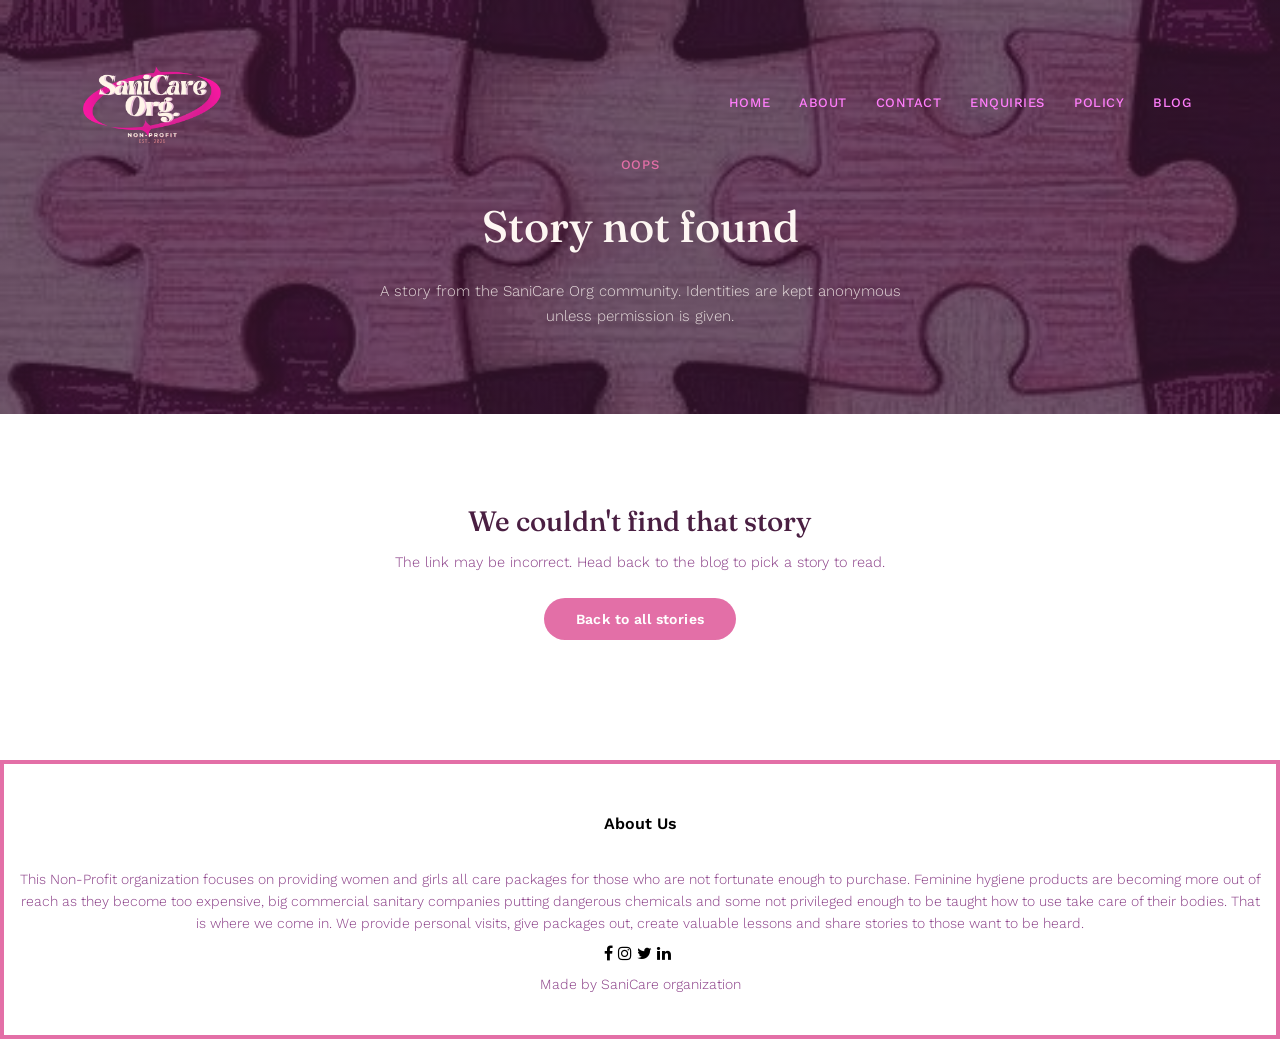
<file: story.html>
<!DOCTYPE html>
<html lang="en">
<head>
    <meta charset="UTF-8">
    <meta name="viewport" content="width=device-width, initial-scale=1.0">
    <title>Story | SaniCare Organization</title>
    <link rel="stylesheet" href="css_file/style.css">
    <link rel="stylesheet" href="https://cdnjs.cloudflare.com/ajax/libs/font-awesome/4.7.0/css/font-awesome.min.css">
</head>
<body>

    <section class="page-hero">
        <nav>
            <a href="index.html"><img src="_images/SaniCare Org Logo (1).png"></a>
            <div class="nav-links" id="navLinks">
                <i class="fa fa-times" onclick="hideMenu()"></i>
                <ul>
                    <li><a href="index.html">HOME</a></li>
                    <li><a href="about.html">ABOUT</a></li>
                    <li><a href="contact.html">CONTACT</a></li>
                    <li><a href="enquiries.html">ENQUIRIES</a></li>
                    <li><a href="policy.html">POLICY</a></li>
                    <li><a href="blog.html">BLOG</a></li>
                </ul>
            </div>
            <i class="fa fa-bars" onclick="showMenu()"></i>
        </nav>
        <p class="crumb" id="heroTag">STORY</p>
        <h1 id="heroTitle">Loading story...</h1>
        <p>A story from the SaniCare Org community. Identities are kept anonymous unless permission is given.</p>
    </section>

    <!-- Shown if the story id in the address is missing or wrong -->
    <div class="story-missing" id="storyMissing" hidden>
        <h2>We couldn't find that story</h2>
        <p>The link may be incorrect. Head back to the blog to pick a story to read.</p>
        <a href="blog.html" class="story-btn">Back to all stories</a>
    </div>

    <div class="story-wrap" id="storyWrap">

        <!-- ============ Main article ============ -->
        <article class="story-main">
            <a class="story-back" href="blog.html"><i class="fa fa-angle-left"></i> All stories</a>

            <div class="story-banner" id="storyBanner"></div>
            <div class="story-meta" id="storyMeta"></div>
            <div class="story-body" id="storyBody"></div>

            <!-- Like / comment / donate bar -->
            <div class="story-actions">
                <button type="button" class="like-btn" id="likeBtn" aria-pressed="false">
                    <i class="fa fa-heart-o" id="likeIcon"></i> <span id="likeLabel">Like</span>
                </button>
                <span class="like-count"><span id="likeCount">0</span> likes</span>
                <a href="#comments" class="story-link"><i class="fa fa-comment-o"></i> <span id="commentCount">0</span> comments</a>
                <a href="#donate" class="story-link story-link-donate"><i class="fa fa-gift"></i> Donate</a>
            </div>

            <!-- Comments -->
            <section class="comments" id="comments">
                <h3>Comments</h3>

                <form class="comment-form" id="commentForm" novalidate>
                    <label for="commentName">Your name <span class="optional">(optional)</span></label>
                    <input type="text" id="commentName" placeholder="Leave blank to comment anonymously" maxlength="40">

                    <label for="commentText">Your comment</label>
                    <textarea id="commentText" rows="4" placeholder="Share a few kind words..." maxlength="500"></textarea>

                    <p class="form-error" id="commentError" role="alert"></p>
                    <button type="submit" class="story-btn">Post comment</button>
                </form>

                <div class="comment-list" id="commentList"></div>
            </section>

            <!-- Newer / older story -->
            <nav class="story-nav" id="storyNav" aria-label="More stories"></nav>
        </article>

        <!-- ============ Donate panel ============ -->
        <aside class="story-side" id="donate">
            <div class="donate-card">
                <h3>Support this story</h3>
                <p class="donate-lead">Your donation helps us reach more communities with care packages and hygiene lessons.</p>

                <div class="donate-stats">
                    <strong id="raisedAmt">R0</strong>
                    <span>raised of <span id="goalAmt">R0</span></span>
                </div>
                <div class="progress" id="progressBar" role="progressbar" aria-valuemin="0" aria-valuemax="100" aria-valuenow="0">
                    <span id="progressFill"></span>
                </div>
                <p class="donate-sub"><span id="donorCount">0</span> donors &middot; <span id="progressPct">0</span>% of goal</p>

                <p class="donate-label">Choose an amount</p>
                <div class="amount-grid" id="amountGrid">
                    <button type="button" class="amount-btn" data-amount="50">R50</button>
                    <button type="button" class="amount-btn" data-amount="100">R100</button>
                    <button type="button" class="amount-btn" data-amount="250">R250</button>
                    <button type="button" class="amount-btn" data-amount="500">R500</button>
                </div>
                <input type="number" class="amount-custom" id="customAmount" min="1" step="1" placeholder="Or enter another amount (R)">

                <p class="donate-label">Pay with</p>
                <div class="pay-row" id="payRow">
                    <button type="button" class="pay-btn active" data-method="PayPal">PayPal</button>
                    <button type="button" class="pay-btn" data-method="Ewallet">Ewallet</button>
                    <button type="button" class="pay-btn" data-method="Payoneer">Payoneer</button>
                </div>

                <button type="button" class="story-btn donate-submit" id="donateBtn">Donate now</button>
                <p class="donate-msg" id="donateMsg" role="status" aria-live="polite"></p>
            </div>
        </aside>
    </div>

    <section class="footer">
        <h4>About Us</h4>
        <p>This Non-Profit organization focuses on providing women and girls all care packages for those who are not fortunate enough to purchase. Feminine hygiene products are becoming more out of reach as they become too expensive, big commercial sanitary companies putting dangerous chemicals and some not privileged enough to be taught how to use take care of their bodies. That is where we come in. We provide personal visits, give packages out, create valuable lessons and share stories to those want to be heard.</p>
        <div class="icons">
            <i class="fa fa-facebook"></i>
            <i class="fa fa-instagram"></i>
            <i class="fa fa-twitter"></i>
            <i class="fa fa-linkedin"></i>
            <i class="fa fa-tiktok"></i>
        </div>
        <p>Made by SaniCare organization</p>
    </section>

    <script>
        var navLinks = document.getElementById("navLinks");
        function showMenu(){ navLinks.style.right = "0"; }
        function hideMenu(){ navLinks.style.right = "-200px"; }
    </script>
    <script src="js_file/stories.js"></script>
    <script src="js_file/story.js"></script>
</body>
</html>
</file>
<file: css_file/style.css>
@import url('https://fonts.googleapis.com/css2?family=Fraunces:opsz,wght@9..144,400;9..144,500;9..144,600&family=Work+Sans:wght@400;500;600&display=swap');

*{
    margin: 0;
    padding: 0;
}

:root{
    --plum: #4a1f42;
    --rose: #e36fa7;
    --rose-deep: #c14f85;
    --cream: #fdf6f2;
}

body{
    font-family: 'Work Sans', sans-serif;
}

.header{
    min-height: 100vh;
    width: 100%;
    background-image: linear-gradient(rgba(58,22,50,0.6), rgba(58,22,50,0.6)), url("../_images/pink puzzle banner.jpg");
    background-position: center;
    background-size: cover;
    position: relative;
    overflow: hidden;
}
nav {
    display: flex;
    padding: 2% 6%;
    justify-content: space-between;
    align-items: center;
}

 nav img{
    width: 150px;
 }

 .nav-links{
    flex: 1;
    text-align: right;
 }

 .nav-links ul li{
    list-style: none;
    display: inline-block;
    padding: 8px 12px;
    position: relative;
 }

 .nav-links ul li a{
    color: #ff7dfb;
    text-decoration: none;
    font-family: 'Work Sans', sans-serif;
    font-size: 13px;
    font-weight: 500;
    letter-spacing: 0.04em;
 }

.nav-links ul li::after{
    content: '';
    width: 0%;
    height: 2px;
    background: #e36fa7;
    display: block;
    margin: auto;
    transition: width 1s ease;
}

.nav-links ul li:hover::after{
    width: 100%;
}

.text-box{
    width: 90%;
    max-width: 720px;
    color: var(--cream);
    position: absolute;
    top: 50%;
    left: 50%;
    transform: translate(-50%, -50%);
    text-align: center;
}

.text-box h1{
    font-family: 'Fraunces', serif;
    font-weight: 500;
    font-size: 52px;
    line-height: 1.15;
    letter-spacing: -0.01em;
}

.text-box h2{
    font-family: 'Work Sans', sans-serif;
    font-weight: 400;
    font-size: 17px;
    letter-spacing: 0.02em;
    color: var(--rose);
    margin-top: 18px;
}

.text-box p{
    margin: 20px 0 12px;
    font-size: 15px;
    line-height: 1.7;
    color: rgba(253, 246, 242, 0.85);
    font-family: 'Work Sans', sans-serif;
}

.text-box h4{
    font-family: 'Fraunces', serif;
    font-weight: 400;
    font-style: italic;
    font-size: 18px;
    line-height: 1.6;
    color: var(--cream);
    margin: 6px 0 36px;
}

.hero-btn{
    display: inline-block;
    text-decoration: none;
    color: var(--plum);
    border: none;
    border-radius: 999px;
    padding: 14px 38px;
    font-family: 'Work Sans', sans-serif;
    font-size: 14px;
    font-weight: 600;
    letter-spacing: 0.03em;
    background: var(--cream);
    position: relative;
    cursor: pointer;
    transition: background 0.25s ease, color 0.25s ease, transform 0.25s ease;
}

.hero-btn:hover{
    background: var(--rose);
    color: #fff;
    transform: translateY(-2px);
}

nav .fa{
    display: none;
}

@media(max-width: 700px){
    nav img{
        width: 100px;
    }

    .text-box{
        position: static;
        transform: none;
        margin: 40px auto 50px;
    }

    .text-box h1{
        font-size: 34px;
    }

    .text-box h4{
        font-size: 15px;
    }

    .nav-links ul li{
        display: block;
    }

    .nav-links{
        position: absolute;
        background: #e36fa7;
        height: 100vh;
        width: 200px;
        top: 0;
        right: -200px;
        text-align: left;
        z-index: 2;
        transition: right 0.5s ease-in-out;
    }

nav .fa{
    display: block;
    color: #ffffff;
    margin: 10px;
    font-size: 22px;
    cursor: pointer;
    position: relative;
    z-index: 3;
 }

 .nav-links ul{
    padding: 30px;
 }
}

/*--------- Services -------*/

.services{
    width: 80%;
    margin: auto;
    text-align: center;
    padding-top: 100px;
}
h1{
    font-size: 36px;
    font-weight: 600;
}

p{
    color: #883b85;
    font-size: 14px;
    font-weight: 300;
    line-height: 22px;
    padding: 10px;
}

.row{
    margin-top: 5%;
    display: flex;
    justify-content: space-between;
    flex-wrap: wrap;
}

.services-col{
    flex-basis: 31%;
    background: #fff3f3;
    border-radius: 10px;
    margin-bottom: 5%;
    padding: 20px 12px;
    box-sizing: border-box;
    transition: 0.5s;
}

h3{
    text-align: center;
    font-weight: 600;
    margin: 10px 0;
}

.services-col:hover{
    box-shadow: 0 0 20px 0px rgba(0, 0, 0, 0.2);

}

@media(max-width: 700px){
    .row{
        flex-direction: column;
    }
}

/*--------- Pay Methods -------*/

.paymethods{
    width: 80%;
    margin: auto;
    text-align: center;
    padding-top: 50px;
}

.paymethods-col{
    flex-basis: 32%;
    border-radius: 10px;
    margin-bottom: 30px;
    position: relative;
    overflow: hidden;
}

.paymethods-col img{
    width: 100%;
    display: block;
}

.layer{
    background: rgba(226, 0, 0, 0.7);
    height: 100%;
    width: 100%;
    position: absolute;
    top: 0;
    left: 0;
}

.layer:hover{
    background: rgba(226, 0, 0, 0.7);
}

.layer h3{
    width: 100%;
    font-weight: 500;
    color: bisque;
    font-size: 26px;
    bottom: 0;
    left: 50%;
    transform: translateX(-50%);
    position: absolute;
    transition: 0.5s;
}

.layer:hover h3{
bottom: 49%;
opacity: 1;
}

/*--------- Email Subscription -------*/

.emailsubscription{
    margin: 100px auto;
    width: 80%;
    background-image: linear-gradient(rgba(0,0,0,0.7), rgba(0,0,0,0.7)), url("../_images/women in pink.jpg");
    background-position: center;
    background-size: cover;
    border-radius: 10px;
    text-align: center;
    padding: 100px 0;
}

.emailsubscription h2{
    color: #fff;
    margin-bottom: 12px;
    padding: 0;
    font-family: 'Fraunces', serif;
    font-weight: 500;
    font-size: 34px;
}

.emailsubscription p{
    color: rgba(255,255,255,0.85);
    margin-bottom: 36px;
}

.subscribe-form{
    display: flex;
    justify-content: center;
    align-items: center;
    gap: 12px;
    flex-wrap: wrap;
}

.subscribe-input{
    font-family: 'Work Sans', sans-serif;
    font-size: 14px;
    color: var(--plum);
    background: var(--cream);
    border: none;
    border-radius: 999px;
    padding: 14px 24px;
    width: 320px;
    max-width: 80vw;
}

.subscribe-input::placeholder{
    color: #a3819c;
}

.subscribe-input:focus{
    outline: 2px solid var(--rose);
    outline-offset: 2px;
}

.subscribe-btn{
    font-family: 'Work Sans', sans-serif;
    font-size: 14px;
    font-weight: 600;
    letter-spacing: 0.03em;
    color: #fff;
    background: var(--rose);
    border: none;
    border-radius: 999px;
    padding: 14px 32px;
    cursor: pointer;
    transition: background 0.25s ease, transform 0.25s ease;
}

.subscribe-btn:hover{
    background: var(--rose-deep);
    transform: translateY(-2px);
}

@media(max-width: 700px){
    .emailsubscription h2{
        font-size: 24px;
    }

    .subscribe-form{
        flex-direction: column;
    }

    .emailsubscription{
        padding: 60px 20px;
        box-sizing: border-box;
    }

    .subscribe-form{
        width: 100%;
    }

    .subscribe-input{
        width: 100%;
        max-width: 100%;
        box-sizing: border-box;
    }

    .subscribe-btn{
        width: 100%;
        box-sizing: border-box;
    }
}

/* ------------ Footer ----------*/

.footer{
    width: 100%;
    box-sizing: border-box;
    text-align: center;
    padding: 30px 0;
    border: 4px solid var(--rose);
}

.footer h4{
    margin-bottom: 25px;
    margin-top: 20px;
    font-weight: 600;
}

/* ------------ Login / Signup ----------*/

.auth-page{
    min-height: 100vh;
    width: 100%;
    background: linear-gradient(160deg, #2e1229 0%, var(--plum) 55%, #5e2753 100%);
}

.auth-page nav{
    padding: 2% 6%;
}

.auth-wrap{
    display: flex;
    justify-content: center;
    align-items: center;
    padding: 40px 20px 80px;
}

.auth-card{
    width: 100%;
    max-width: 420px;
    background: #fff;
    border-radius: 16px;
    padding: 40px 36px;
    box-shadow: 0 10px 40px rgba(74, 31, 66, 0.12);
}

.auth-tabs{
    display: flex;
    background: #fff3f3;
    border-radius: 999px;
    padding: 4px;
    margin-bottom: 32px;
}

.auth-tab{
    flex: 1;
    border: none;
    background: transparent;
    font-family: 'Work Sans', sans-serif;
    font-size: 14px;
    font-weight: 600;
    color: var(--plum);
    padding: 10px 0;
    border-radius: 999px;
    cursor: pointer;
    transition: background 0.25s ease, color 0.25s ease;
}

.auth-tab.active{
    background: var(--rose);
    color: #fff;
}

.auth-form h2{
    font-family: 'Fraunces', serif;
    font-weight: 500;
    font-size: 28px;
    color: var(--plum);
    text-align: center;
}

.auth-subtext{
    text-align: center;
    color: #883b85;
    font-size: 13px;
    margin: 8px 0 28px;
    padding: 0;
}

.auth-form label{
    display: block;
    font-family: 'Work Sans', sans-serif;
    font-size: 12px;
    font-weight: 600;
    color: var(--plum);
    margin: 16px 0 6px;
    text-align: left;
}

.auth-form input{
    width: 100%;
    box-sizing: border-box;
    font-family: 'Work Sans', sans-serif;
    font-size: 14px;
    color: var(--plum);
    background: #fdf6f2;
    border: 1px solid #f0d9e6;
    border-radius: 10px;
    padding: 12px 16px;
}

.auth-form input:focus{
    outline: none;
    border-color: var(--rose);
}

.auth-submit{
    width: 100%;
    margin-top: 28px;
    font-family: 'Work Sans', sans-serif;
    font-size: 14px;
    font-weight: 600;
    letter-spacing: 0.03em;
    color: #fff;
    background: var(--rose);
    border: none;
    border-radius: 999px;
    padding: 14px 0;
    cursor: pointer;
    transition: background 0.25s ease, transform 0.25s ease;
}

.auth-submit:hover{
    background: var(--rose-deep);
    transform: translateY(-2px);
}

.auth-switch{
    text-align: center;
    font-size: 13px;
    color: #883b85;
    margin-top: 20px;
    padding: 0;
}

.auth-switch a{
    color: var(--rose-deep);
    font-weight: 600;
    text-decoration: none;
}
/* ==========================================================
   Interior Page Hero (About / Contact / Enquiries / Policy / Blog)
   ========================================================== */

.page-hero{
    min-height: 46vh;
    width: 100%;
    background-image: linear-gradient(rgba(58,22,50,0.72), rgba(58,22,50,0.72)), url("../_images/pink puzzle banner.jpg");
    background-position: center;
    background-size: cover;
    display: flex;
    flex-direction: column;
    align-items: center;
    justify-content: center;
    text-align: center;
    padding: 40px 20px 60px;
    box-sizing: border-box;
}

.page-hero nav{
    width: 100%;
    position: absolute;
    top: 0;
    left: 0;
    padding: 2% 6%;
    box-sizing: border-box;
}

.page-hero .crumb{
    color: var(--rose);
    font-family: 'Work Sans', sans-serif;
    font-size: 13px;
    font-weight: 500;
    letter-spacing: 0.04em;
    margin-top: 90px;
}

.page-hero h1{
    font-family: 'Fraunces', serif;
    font-weight: 500;
    font-size: 44px;
    color: var(--cream);
    line-height: 1.2;
    margin-top: 14px;
    max-width: 680px;
}

.page-hero p{
    color: rgba(253,246,242,0.85);
    max-width: 560px;
    margin: 16px auto 0;
    font-size: 15px;
    line-height: 1.7;
}

@media(max-width: 700px){
    .page-hero h1{ font-size: 30px; }
    .page-hero{ min-height: 40vh; padding-top: 20px; }
    .page-hero .crumb{ margin-top: 120px; }
}

/* ==========================================================
   About Page
   ========================================================== */

.about-intro{
    width: 78%;
    max-width: 900px;
    margin: 90px auto 0;
    text-align: center;
}

.about-intro h2{
    font-family: 'Fraunces', serif;
    font-weight: 500;
    font-size: 30px;
    color: var(--plum);
}

.about-intro p{
    font-size: 15px;
    line-height: 1.8;
    color: #883b85;
    margin-top: 18px;
    padding: 0;
}

.about-timeline{
    width: 80%;
    max-width: 900px;
    margin: 70px auto 0;
}

.timeline-item{
    display: flex;
    gap: 28px;
    padding-bottom: 44px;
    position: relative;
}

.timeline-item::before{
    content: '';
    position: absolute;
    left: 34px;
    top: 70px;
    bottom: 0;
    width: 2px;
    background: #f0d9e6;
}

.timeline-item:last-child::before{
    display: none;
}

.timeline-mark{
    flex-shrink: 0;
    width: 70px;
    height: 70px;
    border-radius: 50%;
    background: var(--rose);
    color: #fff;
    display: flex;
    align-items: center;
    justify-content: center;
    font-family: 'Fraunces', serif;
    font-size: 13px;
    font-weight: 600;
    text-align: center;
    cursor: default;
    transition: box-shadow 0.35s ease, background 0.35s ease;
}

/* Glow when the cursor is over a circle */
.timeline-mark:hover{
    background: #f07db3;
    box-shadow: 0 0 0 6px rgba(227, 111, 167, 0.25),
                0 0 24px 8px rgba(227, 111, 167, 0.7);
}

.timeline-text h4{
    font-family: 'Fraunces', serif;
    font-weight: 500;
    color: var(--plum);
    font-size: 19px;
    margin-bottom: 8px;
}

.timeline-text p{
    color: #883b85;
    font-size: 14px;
    line-height: 1.7;
    padding: 0;
}

.about-grid{
    width: 80%;
    max-width: 1100px;
    margin: 90px auto 0;
    display: flex;
    gap: 4%;
    flex-wrap: wrap;
}

.about-card{
    flex: 1;
    min-width: 260px;
    background: #fff3f3;
    border-radius: 14px;
    padding: 34px 28px;
    margin-bottom: 30px;
    box-sizing: border-box;
}

.about-card h3{
    font-family: 'Fraunces', serif;
    font-weight: 500;
    color: var(--plum);
    text-align: left;
    font-size: 21px;
    margin: 0 0 12px;
}

.about-card p{
    color: #883b85;
    font-size: 14px;
    line-height: 1.7;
    padding: 0;
}

.about-audience{
    width: 80%;
    max-width: 900px;
    margin: 90px auto 0;
    text-align: center;
    background: var(--plum);
    border-radius: 16px;
    padding: 60px 40px;
    box-sizing: border-box;
}

.about-audience h2{
    font-family: 'Fraunces', serif;
    font-weight: 500;
    font-size: 26px;
    color: var(--cream);
}

.about-audience p{
    color: rgba(253,246,242,0.8);
    font-size: 14px;
    line-height: 1.8;
    max-width: 620px;
    margin: 16px auto 0;
    padding: 0;
}

@media(max-width: 700px){
    .timeline-item{ gap: 18px; }
    .timeline-mark{ width: 56px; height: 56px; font-size: 11px; }
}

/* ==========================================================
   Contact Page
   ========================================================== */

.contact-wrap{
    width: 82%;
    max-width: 1100px;
    margin: 90px auto;
    display: flex;
    gap: 5%;
    flex-wrap: wrap;
}

.contact-info{
    flex: 1;
    min-width: 280px;
}

.contact-info h2{
    font-family: 'Fraunces', serif;
    font-weight: 500;
    font-size: 28px;
    color: var(--plum);
    text-align: left;
}

.contact-info > p{
    color: #883b85;
    font-size: 14px;
    line-height: 1.8;
    text-align: left;
    padding: 14px 0 30px;
}

.contact-detail{
    display: flex;
    align-items: flex-start;
    gap: 16px;
    margin-bottom: 26px;
}

.contact-detail i{
    width: 42px;
    height: 42px;
    flex-shrink: 0;
    border-radius: 50%;
    background: #fff3f3;
    color: var(--rose-deep);
    display: flex;
    align-items: center;
    justify-content: center;
    font-size: 16px;
}

.contact-detail h4{
    font-family: 'Work Sans', sans-serif;
    font-weight: 600;
    color: var(--plum);
    font-size: 14px;
    margin-bottom: 4px;
}

.contact-detail p{
    color: #883b85;
    font-size: 13px;
    line-height: 1.6;
    padding: 0;
    text-align: left;
}

.contact-detail a{
    color: #883b85;
    text-decoration: none;
}

.contact-social{
    display: flex;
    gap: 14px;
    margin-top: 30px;
}

.contact-social i{
    width: 38px;
    height: 38px;
    border-radius: 50%;
    background: var(--rose);
    color: #fff;
    display: flex;
    align-items: center;
    justify-content: center;
    cursor: pointer;
    transition: background 0.25s ease, transform 0.25s ease;
}

.contact-social i:hover{
    background: var(--rose-deep);
    transform: translateY(-2px);
}

.contact-form-card{
    flex: 1;
    min-width: 300px;
    background: #fff;
    border-radius: 16px;
    padding: 40px 36px;
    box-shadow: 0 10px 40px rgba(74, 31, 66, 0.1);
    box-sizing: border-box;
    height: fit-content;
}

.contact-form-card h3{
    font-family: 'Fraunces', serif;
    font-weight: 500;
    color: var(--plum);
    text-align: left;
    font-size: 20px;
    margin-bottom: 22px;
}

.contact-form-card label{
    display: block;
    font-family: 'Work Sans', sans-serif;
    font-size: 12px;
    font-weight: 600;
    color: var(--plum);
    margin: 16px 0 6px;
    text-align: left;
}

.contact-form-card label:first-of-type{
    margin-top: 0;
}

.contact-form-card input,
.contact-form-card select,
.contact-form-card textarea{
    width: 100%;
    box-sizing: border-box;
    font-family: 'Work Sans', sans-serif;
    font-size: 14px;
    color: var(--plum);
    background: #fdf6f2;
    border: 1px solid #f0d9e6;
    border-radius: 10px;
    padding: 12px 16px;
    resize: vertical;
}

.contact-form-card input:focus,
.contact-form-card select:focus,
.contact-form-card textarea:focus{
    outline: none;
    border-color: var(--rose);
}

.contact-submit{
    width: 100%;
    margin-top: 26px;
    font-family: 'Work Sans', sans-serif;
    font-size: 14px;
    font-weight: 600;
    letter-spacing: 0.03em;
    color: #fff;
    background: var(--rose);
    border: none;
    border-radius: 999px;
    padding: 14px 0;
    cursor: pointer;
    transition: background 0.25s ease, transform 0.25s ease;
}

.contact-submit:hover{
    background: var(--rose-deep);
    transform: translateY(-2px);
}

@media(max-width: 700px){
    .contact-wrap{ margin: 60px auto; }
}

/* ==========================================================
   Enquiries Page
   ========================================================== */

.enquiry-alert{
    width: 80%;
    max-width: 900px;
    margin: 70px auto 0;
    background: #fff3f3;
    border-left: 4px solid var(--rose);
    border-radius: 8px;
    padding: 22px 28px;
    box-sizing: border-box;
    display: flex;
    align-items: flex-start;
    gap: 16px;
}

.enquiry-alert i{
    color: var(--rose-deep);
    font-size: 20px;
    margin-top: 2px;
}

.enquiry-alert p{
    color: var(--plum);
    font-size: 13.5px;
    line-height: 1.7;
    padding: 0;
    text-align: left;
}

.enquiry-categories{
    width: 80%;
    max-width: 1100px;
    margin: 60px auto 0;
    display: flex;
    justify-content: space-between;
    flex-wrap: wrap;
}

.enquiry-cat{
    flex-basis: 23%;
    background: #fff3f3;
    border-radius: 10px;
    padding: 26px 18px;
    margin-bottom: 24px;
    box-sizing: border-box;
    text-align: center;
    transition: 0.4s;
}

.enquiry-cat:hover{
    box-shadow: 0 0 20px 0px rgba(0,0,0,0.12);
}

.enquiry-cat i{
    font-size: 24px;
    color: var(--rose-deep);
    margin-bottom: 12px;
    display: block;
}

.enquiry-cat h4{
    font-family: 'Work Sans', sans-serif;
    font-weight: 600;
    color: var(--plum);
    font-size: 14px;
    margin-bottom: 8px;
}

.enquiry-cat p{
    font-size: 12.5px;
    color: #883b85;
    line-height: 1.6;
    padding: 0;
}

.enquiry-form-section{
    width: 70%;
    max-width: 760px;
    margin: 80px auto 100px;
    background: #fff;
    border-radius: 16px;
    padding: 48px 44px;
    box-shadow: 0 10px 40px rgba(74, 31, 66, 0.1);
    box-sizing: border-box;
}

.enquiry-form-section h2{
    font-family: 'Fraunces', serif;
    font-weight: 500;
    font-size: 26px;
    color: var(--plum);
    text-align: left;
}

.enquiry-form-section > p{
    color: #883b85;
    font-size: 13.5px;
    text-align: left;
    padding: 10px 0 10px;
}

.enquiry-form-section label{
    display: block;
    font-family: 'Work Sans', sans-serif;
    font-size: 12px;
    font-weight: 600;
    color: var(--plum);
    margin: 18px 0 6px;
    text-align: left;
}

.enquiry-form-section input,
.enquiry-form-section select,
.enquiry-form-section textarea{
    width: 100%;
    box-sizing: border-box;
    font-family: 'Work Sans', sans-serif;
    font-size: 14px;
    color: var(--plum);
    background: #fdf6f2;
    border: 1px solid #f0d9e6;
    border-radius: 10px;
    padding: 12px 16px;
    resize: vertical;
}

.enquiry-form-section input:focus,
.enquiry-form-section select:focus,
.enquiry-form-section textarea:focus{
    outline: none;
    border-color: var(--rose);
}

.enquiry-row{
    display: flex;
    gap: 20px;
}

.enquiry-row > div{
    flex: 1;
}

.enquiry-submit{
    width: 100%;
    margin-top: 28px;
    font-family: 'Work Sans', sans-serif;
    font-size: 14px;
    font-weight: 600;
    letter-spacing: 0.03em;
    color: #fff;
    background: var(--rose);
    border: none;
    border-radius: 999px;
    padding: 14px 0;
    cursor: pointer;
    transition: background 0.25s ease, transform 0.25s ease;
}

.enquiry-submit:hover{
    background: var(--rose-deep);
    transform: translateY(-2px);
}

@media(max-width: 700px){
    .enquiry-cat{ flex-basis: 47%; }
    .enquiry-form-section{ width: 88%; padding: 34px 24px; }
    .enquiry-row{ flex-direction: column; gap: 0; }
}

/* ==========================================================
   Policy Page
   ========================================================== */

.policy-wrap{
    width: 78%;
    max-width: 880px;
    margin: 90px auto 100px;
}

.policy-updated{
    text-align: center;
    color: #a3819c;
    font-size: 12.5px;
    letter-spacing: 0.03em;
    margin-bottom: 50px;
}

.policy-section{
    position: relative;
    padding-bottom: 46px;
    margin-bottom: 46px;
}

.policy-section h2{
    font-family: 'Fraunces', serif;
    font-weight: 500;
    font-size: 23px;
    color: var(--plum);
    text-align: left;
    margin-bottom: 16px;
}

.policy-section p{
    color: #883b85;
    font-size: 14px;
    line-height: 1.8;
    text-align: left;
    padding: 0 0 14px;
}

.policy-section ul{
    padding: 0 0 4px 20px;
}

.policy-section li{
    color: #883b85;
    font-size: 14px;
    line-height: 1.8;
    margin-bottom: 6px;
}

/* ==========================================================
   Blog Page
   ========================================================== */

.blog-intro{
    width: 78%;
    max-width: 800px;
    margin: 90px auto 0;
    text-align: center;
}

.blog-intro h2{
    font-family: 'Fraunces', serif;
    font-weight: 500;
    font-size: 30px;
    color: var(--plum);
}

.blog-intro p{
    color: #883b85;
    font-size: 15px;
    line-height: 1.8;
    margin-top: 16px;
    padding: 0;
}

.blog-grid{
    width: 82%;
    max-width: 1100px;
    margin: 70px auto 100px;
    display: flex;
    flex-wrap: wrap;
    justify-content: space-between;
}

.blog-card{
    flex-basis: 31%;
    margin-bottom: 5%;
    background: #fff;
    border-radius: 14px;
    overflow: hidden;
    box-shadow: 0 6px 24px rgba(74, 31, 66, 0.08);
    transition: transform 0.35s ease, box-shadow 0.35s ease;
}

.blog-card:hover{
    transform: translateY(-4px);
    box-shadow: 0 14px 34px rgba(74, 31, 66, 0.14);
}

.blog-thumb{
    height: 150px;
    width: 100%;
    display: flex;
    align-items: center;
    justify-content: center;
}

.blog-thumb i{
    font-size: 30px;
    color: rgba(255,255,255,0.9);
}

.thumb-1{ background: linear-gradient(135deg, var(--rose), var(--rose-deep)); }
.thumb-2{ background: linear-gradient(135deg, var(--plum), #6b2f5f); }
.thumb-3{ background: linear-gradient(135deg, #e8a9c4, var(--rose)); }
.thumb-4{ background: linear-gradient(135deg, var(--rose-deep), var(--plum)); }
.thumb-5{ background: linear-gradient(135deg, #f0b4cf, var(--rose-deep)); }
.thumb-6{ background: linear-gradient(135deg, #6b2f5f, var(--plum)); }

.blog-card-body{
    padding: 24px 22px 28px;
    text-align: left;
}

.blog-tag{
    display: inline-block;
    color: var(--rose-deep);
    font-size: 11px;
    font-weight: 600;
    letter-spacing: 0.03em;
    margin-bottom: 10px;
}

.blog-card-body h3{
    font-family: 'Fraunces', serif;
    font-weight: 500;
    text-align: left;
    font-size: 17px;
    color: var(--plum);
    margin: 0 0 10px;
}

.blog-card-body p{
    color: #883b85;
    font-size: 13px;
    line-height: 1.7;
    padding: 0 0 16px;
}

.blog-meta{
    display: flex;
    justify-content: space-between;
    align-items: center;
    font-size: 11.5px;
    color: #a3819c;
}

.blog-meta a{
    color: var(--rose-deep);
    font-weight: 600;
    text-decoration: none;
}

@media(max-width: 700px){
    .blog-grid{ flex-direction: column; }
    .blog-card{ flex-basis: 100%; }
}

/* ==========================================================
   About Page - Location / Map
   ========================================================== */

.about-location{
    width: 80%;
    max-width: 1100px;
    margin: 90px auto 0;
}

.about-location > h2{
    font-family: 'Fraunces', serif;
    font-weight: 500;
    font-size: 28px;
    color: var(--plum);
    text-align: center;
}

.about-location > p.location-lead{
    text-align: center;
    color: #883b85;
    font-size: 14px;
    max-width: 560px;
    margin: 14px auto 0;
    padding: 0;
}

.location-wrap{
    display: flex;
    gap: 4%;
    margin-top: 50px;
    flex-wrap: wrap;
}

.location-info{
    flex: 1;
    min-width: 260px;
    background: #fff3f3;
    border-radius: 14px;
    padding: 34px 28px;
    box-sizing: border-box;
    align-self: flex-start;
}

.location-info h4{
    font-family: 'Work Sans', sans-serif;
    font-weight: 600;
    color: var(--plum);
    font-size: 14px;
    margin: 18px 0 6px;
}

.location-info h4:first-child{
    margin-top: 0;
}

.location-info p{
    color: #883b85;
    font-size: 13.5px;
    line-height: 1.7;
    text-align: left;
    padding: 0;
}

.location-map{
    flex: 1.4;
    min-width: 280px;
    border-radius: 14px;
    overflow: hidden;
    box-shadow: 0 10px 40px rgba(74, 31, 66, 0.12);
    line-height: 0;
}

.location-map iframe{
    width: 100%;
    height: 100%;
    min-height: 320px;
    border: 0;
    display: block;
}

@media(max-width: 700px){
    .location-wrap{ margin-top: 34px; }
    .location-map iframe{ min-height: 260px; }
}


/* ------------ Services cards with images ----------*/

.services-col{
    position: relative;
    overflow: hidden;
    isolation: isolate;
    padding: 0;
    height: 340px;
    background: var(--plum);
    transition: box-shadow 0.5s ease;
}

.services-col img{
    width: 100%;
    height: 100%;
    object-fit: cover;
    display: block;
    transition: transform 0.6s ease;
    will-change: transform;
}

.services-col:hover img,
.services-col:focus-visible img{
    transform: scale(1.06);
}

.services-layer{
    position: absolute;
    top: 0;
    left: 0;
    right: 0;
    bottom: 0;
    display: flex;
    flex-direction: column;
    justify-content: flex-end;
    padding: 22px 18px;
    box-sizing: border-box;
    background: linear-gradient(to top, rgba(58,22,50,0.92) 0%, rgba(58,22,50,0.5) 38%, rgba(58,22,50,0) 70%);
}

/* Darkening panel: fades with opacity only, so there is no flash */
.services-layer::before{
    content: '';
    position: absolute;
    top: 0;
    left: 0;
    right: 0;
    bottom: 0;
    background: rgba(58,22,50,0.88);
    opacity: 0;
    transition: opacity 0.5s ease;
}

.services-col:hover .services-layer::before,
.services-col:focus-visible .services-layer::before{
    opacity: 1;
}

.services-layer h3,
.services-layer p{
    position: relative;
    z-index: 1;
}

.services-layer h3{
    font-family: 'Fraunces', serif;
    font-weight: 500;
    font-size: 20px;
    color: var(--cream);
    margin: 0;
    text-align: center;
}

.services-layer p{
    max-height: 0;
    opacity: 0;
    overflow: hidden;
    padding: 0;
    margin-top: 0;
    color: rgba(253,246,242,0.92);
    font-size: 13.5px;
    font-weight: 400;
    line-height: 1.65;
    transition: max-height 0.6s ease, opacity 0.5s ease, margin-top 0.5s ease;
}

.services-col:hover .services-layer p,
.services-col:focus-visible .services-layer p{
    max-height: 230px;
    opacity: 1;
    margin-top: 12px;
}

/* Tablets: two cards per row */
@media(min-width: 701px) and (max-width: 1000px){
    .services-col{
        flex-basis: 48%;
    }
}

/* Phones and touch screens: no hover, so show image on top and text underneath */
@media(max-width: 700px), (hover: none){
    .services-col{
        height: auto;
        background: #fff3f3;
    }

    .services-col img{
        height: 200px;
    }

    .services-col:hover img,
    .services-col:focus-visible img{
        transform: none;
    }

    .services-layer{
        position: static;
        background: none;
        padding: 18px 16px 22px;
    }

    .services-layer::before{
        display: none;
    }

    .services-layer h3{
        color: var(--plum);
    }

    .services-layer p,
    .services-col:hover .services-layer p,
    .services-col:focus-visible .services-layer p{
        max-height: none;
        opacity: 1;
        margin-top: 10px;
        color: #883b85;
    }
}

@media(max-width: 700px){
    .services-col{
        flex-basis: auto;
        width: 100%;
    }
}

/* ------------ Blog: extra thumbnails and layout for 10 stories ----------*/

.thumb-7{ background: linear-gradient(135deg, var(--plum), var(--rose-deep)); }
.thumb-8{ background: linear-gradient(135deg, #f0b4cf, var(--plum)); }
.thumb-9{ background: linear-gradient(135deg, var(--rose), #6b2f5f); }
.thumb-10{ background: linear-gradient(135deg, #e8a9c4, var(--rose-deep)); }
.thumb-11{ background: linear-gradient(135deg, var(--rose-deep), #6b2f5f); }
.thumb-12{ background: linear-gradient(135deg, #f0b4cf, var(--rose)); }

.blog-grid{
    justify-content: center;
    column-gap: 3.4%;
}


/* ==========================================================
   Story Page (story.html)
   ========================================================== */

.story-wrap[hidden],
.story-missing[hidden]{
    display: none;
}

.story-wrap{
    width: 84%;
    max-width: 1100px;
    margin: 70px auto 100px;
    display: flex;
    gap: 4%;
    align-items: flex-start;
    flex-wrap: wrap;
}

.story-main{
    flex: 1 1 520px;
    min-width: 0;
}

.story-side{
    flex: 0 1 340px;
    min-width: 280px;
    position: sticky;
    top: 20px;
}

.story-back{
    display: inline-block;
    color: var(--rose-deep);
    font-size: 13px;
    font-weight: 600;
    text-decoration: none;
    margin-bottom: 18px;
}

.story-back:hover{
    text-decoration: underline;
}

.story-banner{
    height: 260px;
    border-radius: 14px;
    display: flex;
    align-items: center;
    justify-content: center;
    overflow: hidden;
    margin-bottom: 24px;
}

.story-banner i{
    font-size: 60px;
    color: rgba(255,255,255,0.9);
}

.story-banner img{
    width: 100%;
    height: 100%;
    object-fit: cover;
    display: block;
}

.story-meta{
    display: flex;
    flex-wrap: wrap;
    gap: 8px 22px;
    color: #a3819c;
    font-size: 13px;
    margin-bottom: 22px;
}

.story-meta i{
    color: var(--rose-deep);
    margin-right: 4px;
}

.story-body p{
    color: #883b85;
    font-size: 15px;
    font-weight: 400;
    line-height: 1.85;
    text-align: left;
    padding: 0 0 18px;
}

/* Like / comment / donate bar */

.story-actions{
    display: flex;
    flex-wrap: wrap;
    align-items: center;
    gap: 12px 20px;
    padding: 20px 0;
    margin: 10px 0 40px;
    border-top: 1px solid #f0d9e6;
    border-bottom: 1px solid #f0d9e6;
}

.like-btn{
    font-family: 'Work Sans', sans-serif;
    font-size: 14px;
    font-weight: 600;
    color: var(--rose-deep);
    background: #fff;
    border: 1.5px solid var(--rose);
    border-radius: 999px;
    padding: 10px 22px;
    cursor: pointer;
    transition: background 0.25s ease, color 0.25s ease, transform 0.25s ease;
}

.like-btn:hover{
    transform: translateY(-2px);
}

.like-btn.liked{
    background: var(--rose);
    color: #fff;
}

.like-count,
.story-link{
    font-size: 13.5px;
    color: #883b85;
    text-decoration: none;
}

.story-link i{
    color: var(--rose-deep);
    margin-right: 4px;
}

.story-link:hover{
    text-decoration: underline;
}

.story-link-donate{
    margin-left: auto;
    font-weight: 600;
}

/* Shared button */

.story-btn{
    display: inline-block;
    font-family: 'Work Sans', sans-serif;
    font-size: 14px;
    font-weight: 600;
    letter-spacing: 0.03em;
    color: #fff;
    background: var(--rose);
    border: none;
    border-radius: 999px;
    padding: 13px 32px;
    cursor: pointer;
    text-decoration: none;
    transition: background 0.25s ease, transform 0.25s ease;
}

.story-btn:hover{
    background: var(--rose-deep);
    transform: translateY(-2px);
}

/* Comments */

.comments h3{
    font-family: 'Fraunces', serif;
    font-weight: 500;
    font-size: 24px;
    color: var(--plum);
    text-align: left;
    margin: 0 0 20px;
}

.comment-form{
    background: #fff3f3;
    border-radius: 14px;
    padding: 24px 22px 26px;
    margin-bottom: 34px;
}

.comment-form label{
    display: block;
    font-size: 12px;
    font-weight: 600;
    color: var(--plum);
    margin: 14px 0 6px;
}

.comment-form label:first-of-type{
    margin-top: 0;
}

.comment-form .optional{
    font-weight: 400;
    color: #a3819c;
}

.comment-form input,
.comment-form textarea{
    width: 100%;
    box-sizing: border-box;
    font-family: 'Work Sans', sans-serif;
    font-size: 14px;
    color: var(--plum);
    background: #fff;
    border: 1px solid #f0d9e6;
    border-radius: 10px;
    padding: 12px 16px;
    resize: vertical;
}

.comment-form input:focus,
.comment-form textarea:focus{
    outline: none;
    border-color: var(--rose);
}

.form-error{
    min-height: 18px;
    color: #b3261e;
    font-size: 12.5px;
    padding: 8px 0 12px;
    text-align: left;
}

.comment{
    display: flex;
    gap: 14px;
    margin-bottom: 24px;
}

.comment-avatar{
    flex-shrink: 0;
    width: 42px;
    height: 42px;
    border-radius: 50%;
    background: var(--rose);
    color: #fff;
    display: flex;
    align-items: center;
    justify-content: center;
    font-weight: 600;
}

.comment-head{
    display: flex;
    flex-wrap: wrap;
    align-items: baseline;
    gap: 4px 10px;
}

.comment-head strong{
    color: var(--plum);
    font-size: 14px;
}

.comment-head small{
    color: #a3819c;
    font-size: 12px;
}

.comment-body p{
    color: #883b85;
    font-size: 14px;
    line-height: 1.7;
    text-align: left;
    padding: 4px 0 0;
    word-break: break-word;
}

/* Newer / older story */

.story-nav{
    display: flex;
    justify-content: space-between;
    gap: 16px;
    margin-top: 46px;
    padding-top: 26px;
    border-top: 1px solid #f0d9e6;
}

.story-nav-link{
    flex: 1;
    max-width: 48%;
    text-decoration: none;
    display: flex;
    flex-direction: column;
    gap: 4px;
}

.story-nav-link.next{
    text-align: right;
    margin-left: auto;
}

.story-nav-link small{
    color: var(--rose-deep);
    font-size: 12px;
    font-weight: 600;
}

.story-nav-link span{
    color: var(--plum);
    font-family: 'Fraunces', serif;
    font-size: 15px;
    line-height: 1.4;
}

.story-nav-link:hover span{
    text-decoration: underline;
}

/* Donate card */

.donate-card{
    background: #fff;
    border-radius: 16px;
    padding: 30px 26px;
    box-shadow: 0 10px 40px rgba(74, 31, 66, 0.12);
    box-sizing: border-box;
}

.donate-card h3{
    font-family: 'Fraunces', serif;
    font-weight: 500;
    font-size: 22px;
    color: var(--plum);
    text-align: left;
    margin: 0 0 8px;
}

.donate-lead{
    color: #883b85;
    font-size: 13px;
    line-height: 1.7;
    text-align: left;
    padding: 0 0 18px;
}

.donate-stats{
    display: flex;
    flex-wrap: wrap;
    align-items: baseline;
    gap: 4px 8px;
    margin-bottom: 10px;
}

.donate-stats strong{
    font-family: 'Fraunces', serif;
    font-size: 26px;
    font-weight: 500;
    color: var(--plum);
}

.donate-stats span{
    font-size: 13px;
    color: #883b85;
}

.progress{
    height: 10px;
    border-radius: 999px;
    background: #f0d9e6;
    overflow: hidden;
}

.progress span{
    display: block;
    height: 100%;
    width: 0;
    border-radius: 999px;
    background: linear-gradient(90deg, var(--rose), var(--rose-deep));
    transition: width 1s ease;
}

.donate-sub{
    font-size: 12.5px;
    color: #a3819c;
    text-align: left;
    padding: 10px 0 18px;
}

.donate-label{
    font-size: 12px;
    font-weight: 600;
    color: var(--plum);
    text-align: left;
    padding: 6px 0 8px;
}

.amount-grid{
    display: grid;
    grid-template-columns: repeat(2, 1fr);
    gap: 10px;
    margin-bottom: 10px;
}

.amount-btn,
.pay-btn{
    font-family: 'Work Sans', sans-serif;
    font-size: 14px;
    font-weight: 600;
    color: var(--plum);
    background: #fdf6f2;
    border: 1px solid #f0d9e6;
    border-radius: 10px;
    padding: 12px 0;
    cursor: pointer;
    transition: background 0.2s ease, color 0.2s ease, border-color 0.2s ease;
}

.amount-btn:hover,
.pay-btn:hover{
    border-color: var(--rose);
}

.amount-btn.active,
.pay-btn.active{
    background: var(--rose);
    border-color: var(--rose);
    color: #fff;
}

.amount-custom{
    width: 100%;
    box-sizing: border-box;
    font-family: 'Work Sans', sans-serif;
    font-size: 13.5px;
    color: var(--plum);
    background: #fdf6f2;
    border: 1px solid #f0d9e6;
    border-radius: 10px;
    padding: 12px 14px;
    margin-bottom: 14px;
}

.amount-custom:focus{
    outline: none;
    border-color: var(--rose);
}

.pay-row{
    display: grid;
    grid-template-columns: repeat(3, 1fr);
    gap: 8px;
    margin-bottom: 20px;
}

.pay-btn{
    font-size: 12.5px;
    padding: 10px 0;
}

.donate-submit{
    width: 100%;
}

.donate-msg{
    font-size: 12.5px;
    line-height: 1.6;
    text-align: left;
    padding: 12px 0 0;
    min-height: 20px;
}

.donate-msg.success{
    color: #2e7d4f;
}

.donate-msg.error{
    color: #b3261e;
}

/* Story not found */

.story-missing{
    width: 80%;
    max-width: 600px;
    margin: 90px auto 120px;
    text-align: center;
}

.story-missing h2{
    font-family: 'Fraunces', serif;
    font-weight: 500;
    color: var(--plum);
    font-size: 28px;
}

.story-missing p{
    color: #883b85;
    font-size: 14.5px;
    padding: 14px 0 24px;
}

/* Blog cards link to the story page */

.blog-card-body h3 a{
    color: inherit;
    text-decoration: none;
}

.blog-card-body h3 a:hover{
    color: var(--rose-deep);
}

@media(max-width: 900px){
    .story-side{
        flex: 1 1 100%;
        position: static;
        margin-top: 40px;
    }
}

@media(max-width: 700px){
    .story-wrap{
        width: 90%;
        margin: 50px auto 70px;
    }

    .story-banner{
        height: 190px;
    }

    .story-link-donate{
        margin-left: 0;
    }

    .story-nav{
        flex-direction: column;
    }

    .story-nav-link,
    .story-nav-link.next{
        max-width: 100%;
        text-align: left;
        margin-left: 0;
    }
}


/* ==========================================================
   Story Banner
   Correct image sizing and continuous animation support
   ========================================================== */

.story-banner {
    position: relative;
    height: 300px;
    border-radius: 14px;
    display: flex;
    align-items: center;
    justify-content: center;
    overflow: hidden;
    margin-bottom: 24px;
    isolation: isolate;
    background: linear-gradient(
        135deg,
        var(--rose),
        var(--plum)
    );
}

/* Banner image */
.story-banner .story-banner-image {
    position: absolute;
    top: -15%;
    left: -5%;
    width: 110%;
    height: 130%;
    max-width: none;
    object-fit: cover;
    object-position: center;
    display: block;
    transform: translate3d(0, 0, 0) scale(1.05);
    transform-origin: center;
    will-change: transform;
}

/* Subtle overlay */
.story-banner::after {
    content: "";
    position: absolute;
    inset: 0;
    z-index: 1;
    pointer-events: none;
    background: linear-gradient(
        180deg,
        rgba(40, 15, 35, 0.03),
        rgba(40, 15, 35, 0.18)
    );
}

/* Fallback icon if an image cannot load */
.story-banner i {
    position: relative;
    z-index: 2;
    font-size: 60px;
    color: rgba(255, 255, 255, 0.9);
}

/* Respect reduced-motion preferences */
@media (prefers-reduced-motion: reduce) {
    .story-banner .story-banner-image {
        will-change: auto;
    }
}

/* Mobile banner */
@media (max-width: 700px) {
    .story-banner {
        height: 210px;
    }
}


/* ==========================================================
   Homepage scroll effects (js_file/home.js adds these classes)
   ========================================================== */

.reveal{
    opacity: 0;
    transition: opacity 0.8s ease var(--reveal-delay, 0s),
                transform 0.8s cubic-bezier(0.22, 0.61, 0.36, 1) var(--reveal-delay, 0s);
}

/* Services cards: start lower down and slide up */
.reveal-up{
    transform: translateY(48px);
}

/* Payment methods: start smaller and zoom in */
.reveal-zoom{
    transform: scale(0.85);
}

/* Email box: fade only, a little slower */
.reveal.reveal-fade{
    transition: opacity 1.1s ease;
}

.reveal.is-visible{
    opacity: 1;
}

.reveal-up.is-visible,
.reveal-zoom.is-visible{
    transform: none;
}

/* The services cards also have a hover shadow, so keep that fading in */
.services-col.reveal{
    transition: opacity 0.8s ease var(--reveal-delay, 0s),
                transform 0.8s cubic-bezier(0.22, 0.61, 0.36, 1) var(--reveal-delay, 0s),
                box-shadow 0.5s ease;
}


/* ------------ Policy: thick divider lines that draw in ----------*/

.policy-line{
    position: absolute;
    left: 0;
    bottom: 0;
    width: 100%;
    height: 5px;
    border-radius: 999px;
    background: linear-gradient(90deg, var(--rose), var(--rose-deep));
    transform-origin: left center;
}

/* Every second line is drawn from the right instead */
.policy-section:nth-of-type(even) .policy-line{
    background: linear-gradient(270deg, var(--rose), var(--rose-deep));
    transform-origin: right center;
}

/* policy.js adds "lines-animate" so the lines start hidden, then
   adds "is-drawn" as each one scrolls into view */
.lines-animate .policy-line{
    transform: scaleX(0);
    transition: transform 1.1s cubic-bezier(0.22, 0.61, 0.36, 1);
}

.lines-animate .policy-line.is-drawn{
    transform: scaleX(1);
}

/* Form feedback messages */

.form-feedback {
    font-size: 14px;
    line-height: 1.6;
    padding: 12px;
    border-radius: 6px;
    margin-top: 15px;
}

/* Enquiry form supporting text */

.enquiry-form-section small {
    display: block;
    margin-top: 5px;
    font-size: 12px;
    color: #666;
}

.enquiry-privacy-note {
    font-size: 13px;
    line-height: 1.6;
    color: #666;
    margin: 15px 0;
}

/* Disabled submit buttons */

.contact-submit:disabled,
.enquiry-submit:disabled {
    opacity: 0.6;
    cursor: not-allowed;
}
</file>
